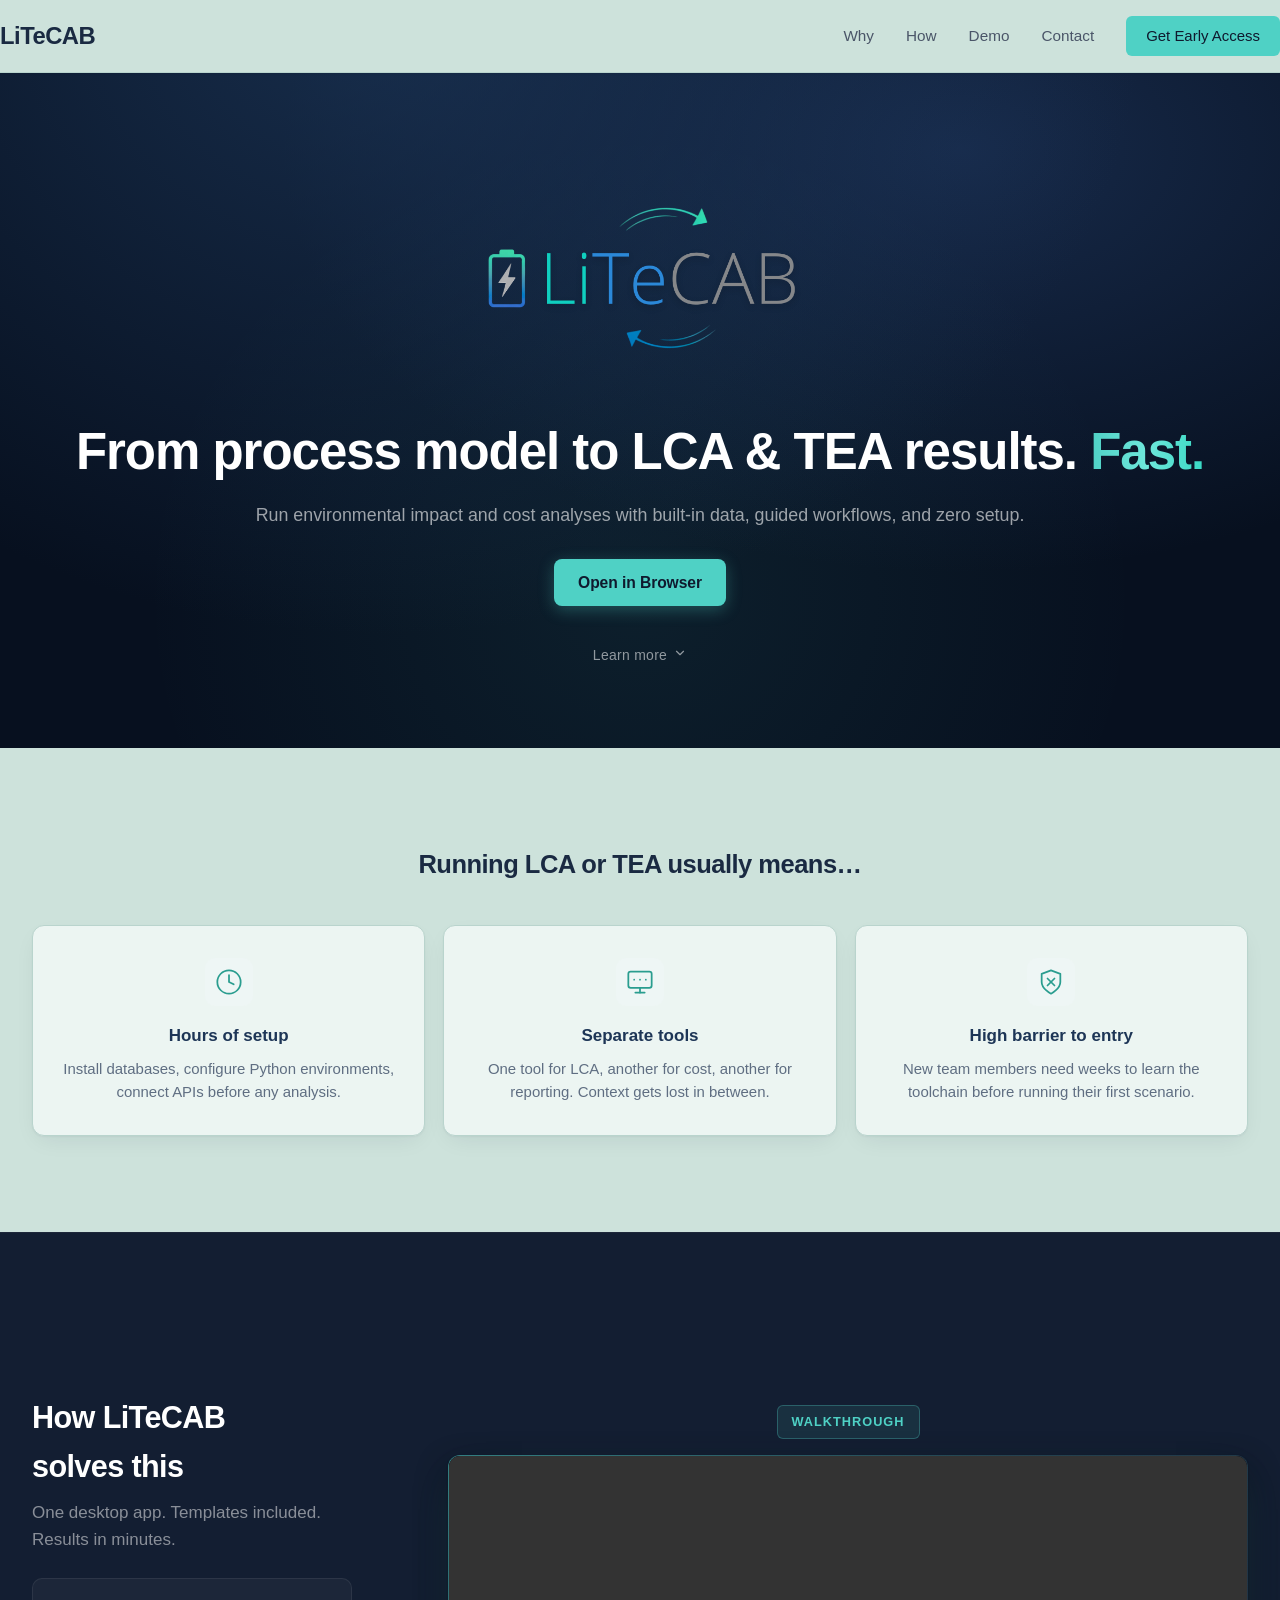
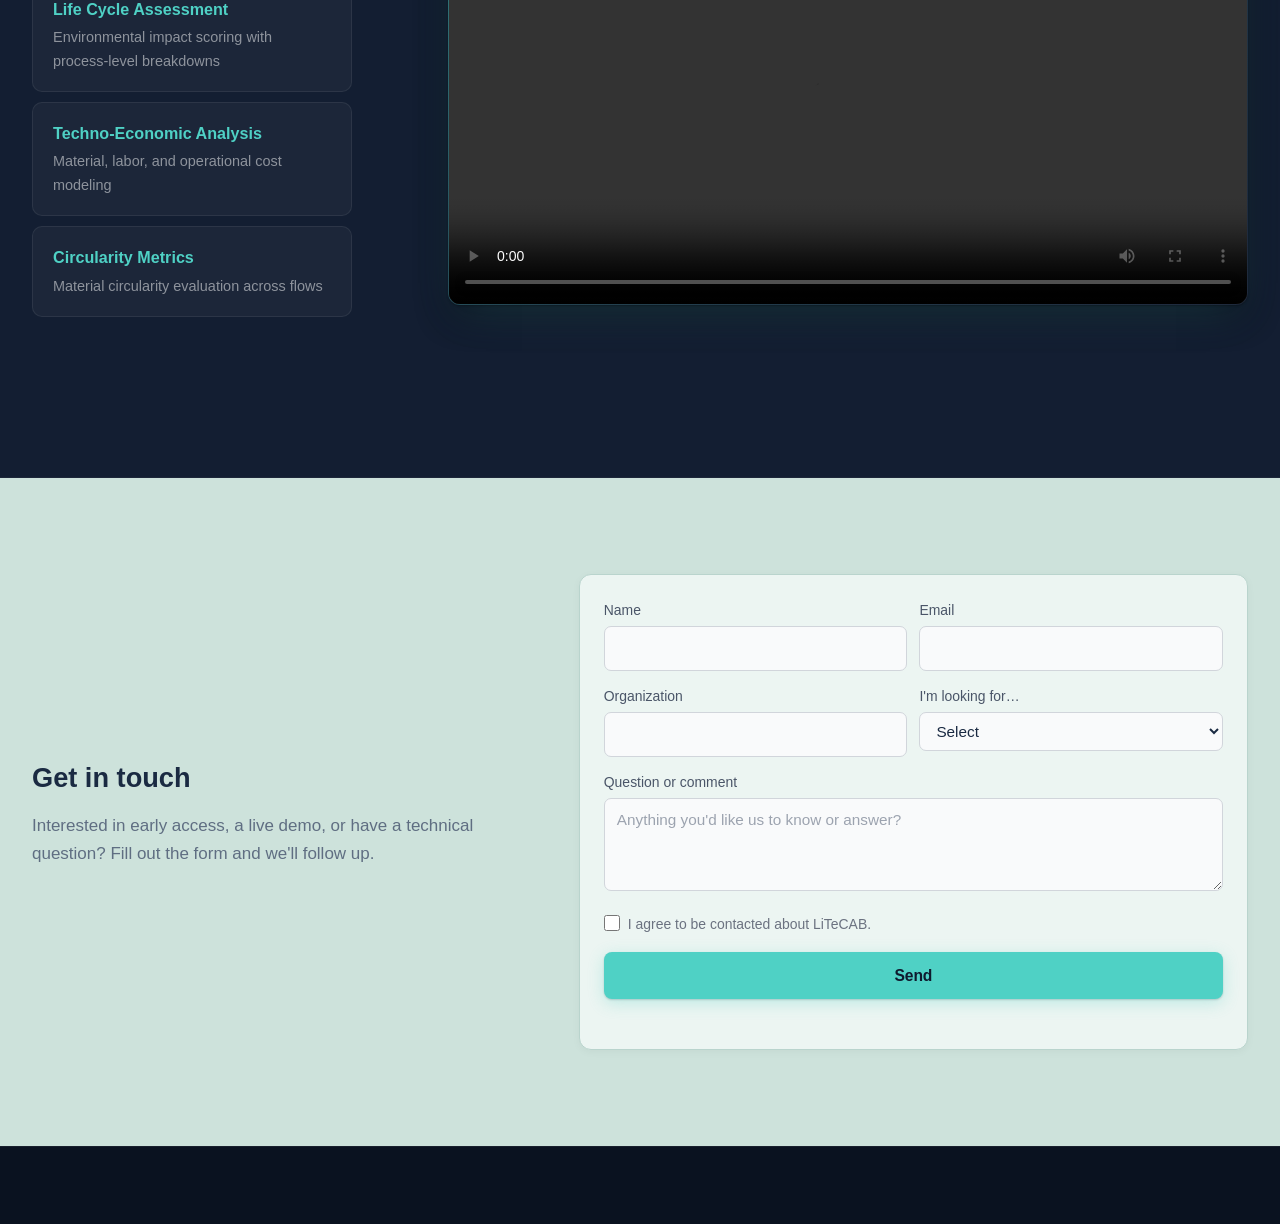
<file: index.html>
<!DOCTYPE html>
<html lang="en">
<head>
  <meta charset="UTF-8">
  <meta name="viewport" content="width=device-width, initial-scale=1.0">
  <title>LiTeCAB — LCA &amp; TEA for Process Engineering</title>
  <meta name="description" content="LiTeCAB Desktop — life cycle assessment and techno-economic analysis in one guided workflow. Currently featuring battery process templates.">
  <link rel="preconnect" href="https://fonts.googleapis.com">
  <link rel="preconnect" href="https://fonts.gstatic.com" crossorigin>
  <link href="https://api.fontshare.com/v2/css?f[]=satoshi@300,400,500,700,900&display=swap" rel="stylesheet">
  <link rel="stylesheet" href="styles.css">
</head>
<body>

  <div class="scroll-progress" id="scroll-progress" aria-hidden="true"></div>

  <!-- ═══ Navbar ═══ -->
  <nav class="navbar" id="top">
    <div class="container nav-inner">
      <a href="#top" class="nav-brand">LiTeCAB</a>
      <div class="nav-links">
        <a href="#problem">Why</a>
        <a href="#solution">How</a>
        <a href="./app/">Demo</a>
        <a href="#footer">Contact</a>
        <a href="#contact" class="nav-cta">Get Early Access</a>
      </div>
    </div>
  </nav>

  <main>

    <!-- ═══ Hero ═══ -->
    <section class="hero">
      <div class="container hero-inner">
        <img src="logo.png" alt="LiTeCAB" class="hero-logo">
        <h1>From process model to LCA &amp; TEA results. <em>Fast.</em></h1>
        <p class="hero-desc">
          Run environmental impact and cost analyses with built-in data,
          guided workflows, and zero setup.
        </p>
        <div class="hero-btns">
          <a href="./app/" class="btn btn-primary">Open in Browser</a>
        </div>
        <a href="#problem" class="hero-scroll-hint" aria-label="Scroll to learn more">
          Learn more
          <span class="chev" aria-hidden="true">
            <svg width="14" height="14" viewBox="0 0 24 24" fill="none" stroke="currentColor" stroke-width="2" stroke-linecap="round" stroke-linejoin="round"><polyline points="6 9 12 15 18 9"/></svg>
          </span>
        </a>
      </div>
    </section>

    <!-- ═══ Problem ═══ -->
    <section class="section section-light" id="problem">
      <div class="container">
        <h2 class="section-heading">Running LCA or TEA usually means&hellip;</h2>
        <div class="cards-row">
          <div class="card">
            <div class="card-icon"><svg width="28" height="28" viewBox="0 0 24 24" fill="none" stroke="currentColor" stroke-width="1.5" stroke-linecap="round" stroke-linejoin="round"><circle cx="12" cy="12" r="10"/><polyline points="12 6 12 12 16 14"/></svg></div>
            <h3>Hours of setup</h3>
            <p>Install databases, configure Python environments, connect APIs before any analysis.</p>
          </div>
          <div class="card">
            <div class="card-icon"><svg width="28" height="28" viewBox="0 0 24 24" fill="none" stroke="currentColor" stroke-width="1.5" stroke-linecap="round" stroke-linejoin="round"><rect x="2" y="3" width="20" height="14" rx="2"/><line x1="8" y1="21" x2="16" y2="21"/><line x1="12" y1="17" x2="12" y2="21"/><line x1="7" y1="10" x2="7" y2="10.01"/><line x1="12" y1="10" x2="12" y2="10.01"/><line x1="17" y1="10" x2="17" y2="10.01"/></svg></div>
            <h3>Separate tools</h3>
            <p>One tool for LCA, another for cost, another for reporting. Context gets lost in between.</p>
          </div>
          <div class="card">
            <div class="card-icon"><svg width="28" height="28" viewBox="0 0 24 24" fill="none" stroke="currentColor" stroke-width="1.5" stroke-linecap="round" stroke-linejoin="round"><path d="M12 22s8-4 8-10V5l-8-3-8 3v7c0 6 8 10 8 10z"/><line x1="9" y1="9" x2="15" y2="15"/><line x1="15" y1="9" x2="9" y2="15"/></svg></div>
            <h3>High barrier to entry</h3>
            <p>New team members need weeks to learn the toolchain before running their first scenario.</p>
          </div>
        </div>
      </div>
    </section>

    <!-- ═══ Solution + Walkthrough ═══ -->
    <section class="section section-alt" id="solution">
      <div class="container solution-grid">
        <div class="solution-left">
          <h2 class="section-heading">How LiTeCAB solves this</h2>
          <p class="section-lead">One desktop app. Templates included. Results in minutes.</p>
          <div class="features">
            <div class="feat">
              <strong>Life Cycle Assessment</strong>
              <span>Environmental impact scoring with process-level breakdowns</span>
            </div>
            <div class="feat">
              <strong>Techno-Economic Analysis</strong>
              <span>Material, labor, and operational cost modeling</span>
            </div>
            <div class="feat">
              <strong>Circularity Metrics</strong>
              <span>Material circularity evaluation across flows</span>
            </div>
          </div>
        </div>
        <div class="solution-right">
          <span class="video-badge-btn">Walkthrough</span>
          <div class="video-frame">
            <video controls preload="metadata">
              <source src="walkthrough.mp4" type="video/mp4">
              Your browser does not support the video tag.
            </video>
          </div>
        </div>
      </div>
    </section>

    <!-- ═══ CTA + Form ═══ -->
    <section class="section section-light" id="contact">
      <div class="container">
        <div class="cta-block">
          <div class="cta-text">
            <h2>Get in touch</h2>
            <p>
              Interested in early access, a live demo, or have a technical question?
              Fill out the form and we'll follow up.
            </p>
          </div>
          <form id="interest-form" class="cta-form" novalidate>
            <div class="f-row f-2col">
              <div class="f-group">
                <label for="name">Name</label>
                <input id="name" name="name" type="text" autocomplete="name" required>
              </div>
              <div class="f-group">
                <label for="email">Email</label>
                <input id="email" name="email" type="email" autocomplete="email" required>
              </div>
            </div>
            <div class="f-row f-2col">
              <div class="f-group">
                <label for="organization">Organization</label>
                <input id="organization" name="organization" type="text" autocomplete="organization">
              </div>
              <div class="f-group">
                <label for="next_step">I'm looking for&hellip;</label>
                <select id="next_step" name="next_step" required>
                  <option value="">Select</option>
                  <option value="early-access">Early access</option>
                  <option value="live-demo">A live demo</option>
                  <option value="technical-discussion">Technical discussion</option>
                  <option value="exploring">Just exploring</option>
                </select>
              </div>
            </div>
            <div class="f-group">
              <label for="inquiry">Question or comment</label>
              <textarea id="inquiry" name="inquiry" rows="3" placeholder="Anything you'd like us to know or answer?"></textarea>
            </div>
            <div class="f-check">
              <input id="consent" name="consent" type="checkbox" required>
              <label for="consent">I agree to be contacted about LiTeCAB.</label>
            </div>
            <button class="btn btn-primary btn-full" type="submit">Send</button>
            <p id="form-status" class="form-status" role="status" aria-live="polite"></p>
          </form>
        </div>
      </div>
    </section>

  </main>

  <footer class="site-footer" id="footer">
    <div class="container footer-row">
      <p class="footer-tagline">LiTeCAB &mdash; Life Cycle Assessment &amp; Techno-Economic Analysis</p>
      <p class="footer-questions">
        Questions? Contact <a href="mailto:fzhao@purdue.edu">fzhao@purdue.edu</a>
      </p>
      <div class="footer-funding">
        <span class="footer-funding-label">Supported by</span>
        <span class="footer-funding-name">ARPA-E CIRCULAR</span>
      </div>
    </div>
  </footer>

  <script src="script.js" defer></script>
</body>
</html>
</file>
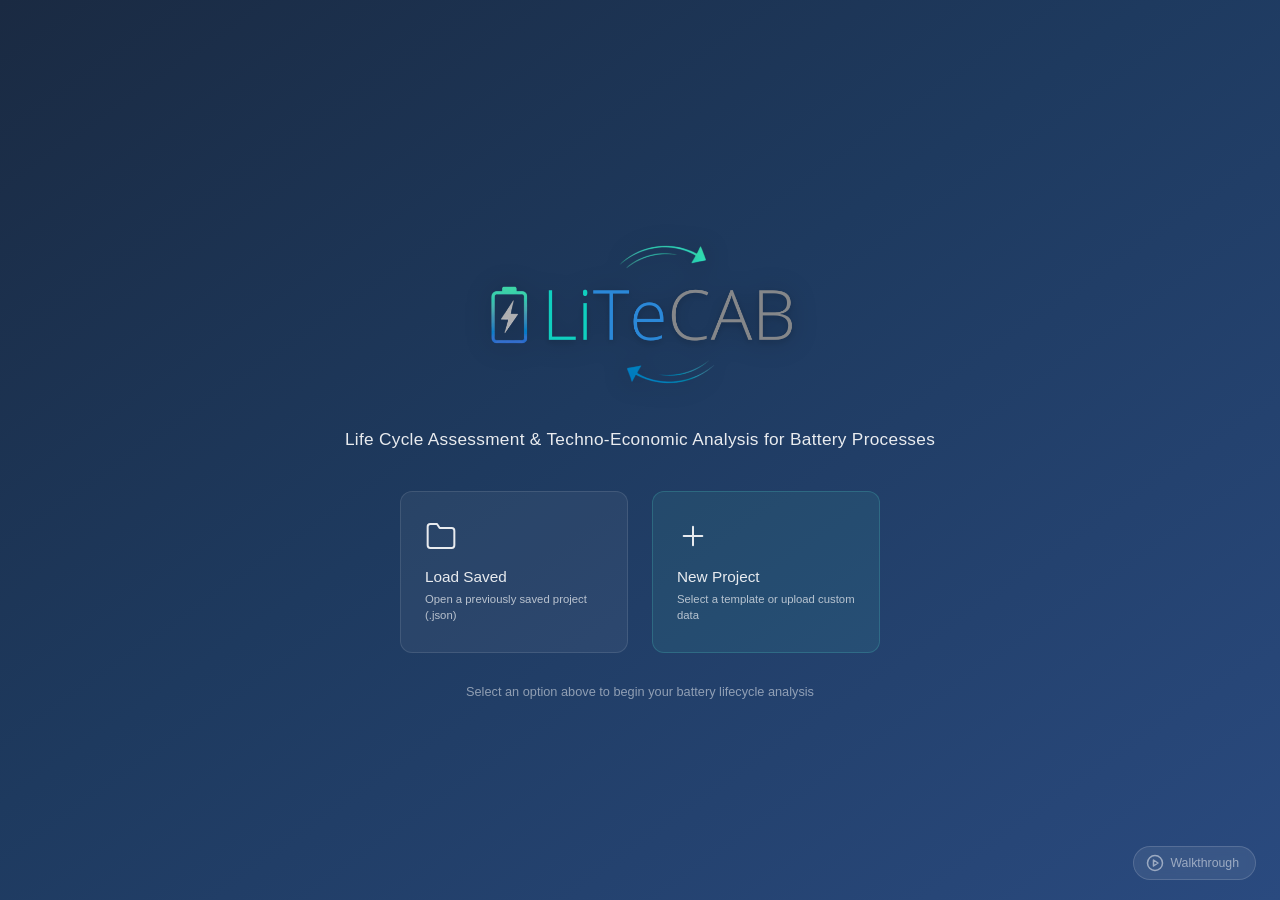
<file: app/index.html>
<!doctype html><html lang="en"><head><meta charset="utf-8"/><link rel="icon" href="/app/favicon.ico"/><meta name="viewport" content="width=device-width,initial-scale=1"/><meta name="theme-color" content="#000000"/><meta name="description" content="LiTeCAB Desktop - Battery LCA/TEA Analysis Tool"/><title>LiTeCAB Desktop</title><script defer="defer" src="/app/static/js/main.d6718c6d.js"></script><link href="/app/static/css/main.c504b05e.css" rel="stylesheet"></head><body><noscript>You need to enable JavaScript to run this app.</noscript><div id="root"></div></body></html>
</file>
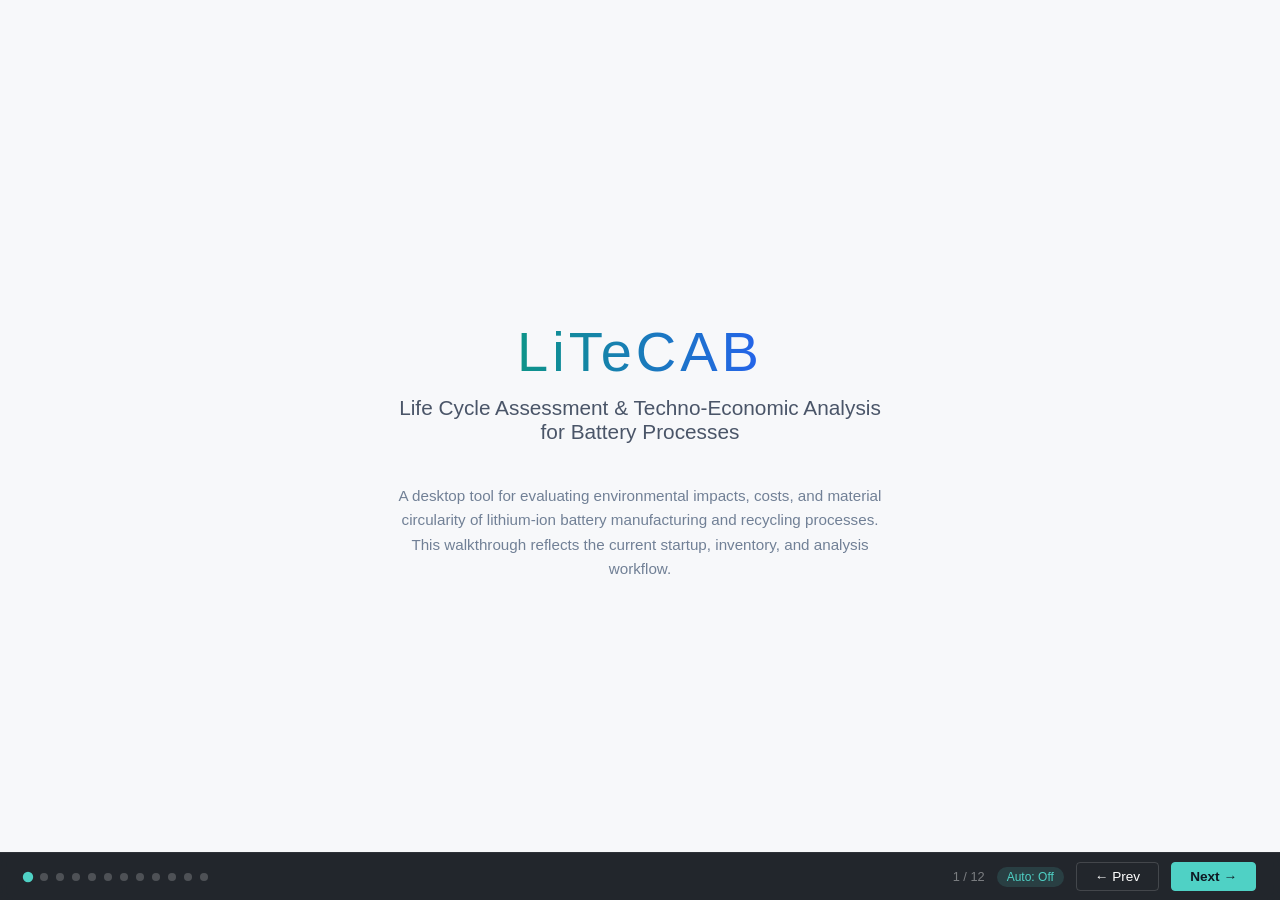
<file: app/walkthrough/walkthrough.html>
<!DOCTYPE html>
<html lang="en">
<head>
<meta charset="UTF-8">
<meta name="viewport" content="width=1280">
<title>LiTeCAB Desktop — Product Walkthrough</title>
<style>
  * { margin: 0; padding: 0; box-sizing: border-box; }

  body {
    font-family: 'Segoe UI', -apple-system, BlinkMacSystemFont, sans-serif;
    background: #0f1923;
    color: white;
    overflow: hidden;
    width: 100vw;
    height: 100vh;
  }

  /* ── Slide container ── */
  .slideshow {
    width: 100vw;
    height: 100vh;
    position: relative;
  }

  .slide {
    position: absolute;
    inset: 0;
    display: flex;
    opacity: 0;
    pointer-events: none;
    transition: opacity 0.8s ease;
  }

  .slide.active {
    opacity: 1;
    pointer-events: auto;
  }

  /* ── Title slide ── */
  .title-slide {
    flex-direction: column;
    align-items: center;
    justify-content: center;
    background: #f7f8fa;
    text-align: center;
  }

  .title-slide h1 {
    font-size: 3.5em;
    font-weight: 300;
    letter-spacing: 4px;
    margin-bottom: 12px;
    background: linear-gradient(90deg, #0d9488, #2563eb);
    -webkit-background-clip: text;
    background-clip: text;
    -webkit-text-fill-color: transparent;
  }

  .title-slide .subtitle {
    font-size: 1.3em;
    color: #4a5568;
    font-weight: 300;
    margin-bottom: 40px;
  }

  .title-slide .tagline {
    font-size: 0.95em;
    color: #718096;
    max-width: 500px;
    line-height: 1.6;
  }

  /* ── Content slides ── */
  .content-slide {
    flex-direction: row;
    background: #111b27;
  }

  .slide-image {
    flex: 1;
    display: flex;
    align-items: center;
    justify-content: center;
    padding: 30px;
    min-width: 0;
    order: 2;
  }

  .slide-image img {
    max-width: 100%;
    max-height: 85vh;
    border-radius: 8px;
    box-shadow: 0 8px 40px rgba(0,0,0,0.5);
    object-fit: contain;
  }

  .slide-caption {
    width: 320px;
    flex-shrink: 0;
    padding: 40px 30px;
    display: flex;
    flex-direction: column;
    justify-content: center;
    background: #f7f8fa;
    border-right: 1px solid #e2e5ea;
    order: 1;
  }

  .slide-step {
    font-size: 0.75em;
    text-transform: uppercase;
    letter-spacing: 2px;
    color: #0d9488;
    margin-bottom: 12px;
    font-weight: 600;
  }

  .slide-title {
    font-size: 1.5em;
    font-weight: 600;
    margin-bottom: 16px;
    line-height: 1.3;
    color: #1a202c;
  }

  .slide-desc {
    font-size: 0.9em;
    line-height: 1.7;
    color: #4a5568;
    font-weight: 400;
  }

  .slide-desc strong {
    color: #0d9488;
    font-weight: 600;
  }

  /* ── End slide ── */
  .end-slide {
    flex-direction: column;
    align-items: center;
    justify-content: center;
    background: #f7f8fa;
    text-align: center;
  }

  .end-slide h2 {
    font-size: 2.5em;
    font-weight: 300;
    color: #1a202c;
    margin-bottom: 16px;
  }

  .end-slide p {
    font-size: 1.1em;
    color: #718096;
    max-width: 450px;
    line-height: 1.6;
  }

  /* ── Navigation ── */
  .nav-bar {
    position: fixed;
    bottom: 0;
    left: 0;
    right: 0;
    height: 48px;
    background: rgba(10, 15, 22, 0.9);
    backdrop-filter: blur(8px);
    display: flex;
    align-items: center;
    justify-content: space-between;
    padding: 0 24px;
    z-index: 100;
    border-top: 1px solid rgba(255,255,255,0.06);
  }

  .nav-dots {
    display: flex;
    gap: 8px;
  }

  .nav-dot {
    width: 8px;
    height: 8px;
    border-radius: 50%;
    background: rgba(255,255,255,0.2);
    cursor: pointer;
    transition: all 0.3s;
  }

  .nav-dot.active {
    background: #4fd1c5;
    transform: scale(1.3);
  }

  .nav-dot:hover {
    background: rgba(255,255,255,0.5);
  }

  .nav-buttons {
    display: flex;
    gap: 12px;
    align-items: center;
  }

  .nav-btn {
    padding: 6px 18px;
    border: 1px solid rgba(255,255,255,0.15);
    background: transparent;
    color: white;
    border-radius: 4px;
    cursor: pointer;
    font-size: 0.85em;
    transition: all 0.2s;
  }

  .nav-btn:hover {
    background: rgba(255,255,255,0.1);
  }

  .nav-btn.primary {
    background: #4fd1c5;
    border-color: #4fd1c5;
    color: #0f1923;
    font-weight: 600;
  }

  .nav-btn.primary:hover {
    background: #38b2ac;
  }

  .nav-info {
    font-size: 0.8em;
    opacity: 0.4;
  }

  .auto-badge {
    font-size: 0.75em;
    padding: 3px 10px;
    border-radius: 12px;
    background: rgba(79, 209, 197, 0.15);
    color: #4fd1c5;
    cursor: pointer;
    border: none;
  }
</style>
</head>
<body>

<div class="slideshow" id="slideshow">

  <!-- Slide 0: Title -->
  <div class="slide title-slide active" data-index="0">
    <h1>LiTeCAB</h1>
    <div class="subtitle">Life Cycle Assessment &amp; Techno-Economic Analysis<br>for Battery Processes</div>
    <div class="tagline">A desktop tool for evaluating environmental impacts, costs, and material circularity of lithium-ion battery manufacturing and recycling processes. This walkthrough reflects the current startup, inventory, and analysis workflow.</div>
  </div>

  <!-- Slide 1: Startup -->
  <div class="slide content-slide" data-index="1">
    <div class="slide-image"><img src="screenshots/13_capture.png" alt="Startup Screen"></div>
    <div class="slide-caption">
      <div class="slide-step">Step 1</div>
      <div class="slide-title">Welcome Screen</div>
      <div class="slide-desc">
        Launch LiTeCAB to open the startup screen. Choose <strong>Load Saved</strong> to open an existing .json project, or <strong>New Project</strong> to start from templates or uploaded data. Use the <strong>Walkthrough</strong> button at bottom-right anytime for this guide.
      </div>
    </div>
  </div>

  <!-- Slide 2: Template Selection -->
  <div class="slide content-slide" data-index="2">
    <div class="slide-image"><img src="screenshots/15_capture.png" alt="Template Selection"></div>
    <div class="slide-caption">
      <div class="slide-step">Step 2</div>
      <div class="slide-title">Select a Template</div>
      <div class="slide-desc">
        Choose from built-in manufacturing and recycling templates. Scroll through categories, then use <strong>Download Blank Template</strong> or <strong>Upload Process Template</strong> for custom workflows. Built-in templates include pre-computed <strong>TRACI v2.1</strong> scores and cost fields.
      </div>
    </div>
  </div>

  <!-- Slide 3: Naming -->
  <div class="slide content-slide" data-index="3">
    <div class="slide-image"><img src="screenshots/16_capture.png" alt="Name Your Project"></div>
    <div class="slide-caption">
      <div class="slide-step">Step 3</div>
      <div class="slide-title">Create Project</div>
      <div class="slide-desc">
        Enter a project name and confirm chemistry/category when needed. Click <strong>Create Project</strong> to open the model. If a project name already exists, LiTeCAB prompts before overwrite.
      </div>
    </div>
  </div>

  <!-- Slide 4: Project Loaded -->
  <div class="slide content-slide" data-index="4">
    <div class="slide-image"><img src="screenshots/17_capture.png" alt="Project Loaded"></div>
    <div class="slide-caption">
      <div class="slide-step">Step 4</div>
      <div class="slide-title">Workspace Overview</div>
      <div class="slide-desc">
        The main workspace has a left process view and a right panel with <strong>Inventory</strong> and <strong>Analysis</strong> tabs. Select any node to inspect parameters, outputs, and inputs. Use the status bar to track project name, process count, chemistry, and save/analysis messages.
      </div>
    </div>
  </div>

  <!-- Slide 5: Process Selection -->
  <div class="slide content-slide" data-index="5">
    <div class="slide-image"><img src="screenshots/18_capture.png" alt="Selected Process Inventory"></div>
    <div class="slide-caption">
      <div class="slide-step">Step 5</div>
      <div class="slide-title">Select a Process to Edit</div>
      <div class="slide-desc">
        Click a process node in the diagram to focus its inventory. The right panel switches to process-specific inputs, and the bottom specs panel shows duration, temperature, equipment, and source information.
      </div>
    </div>
  </div>

  <!-- Slide 6: Editing -->
  <div class="slide content-slide" data-index="6">
    <div class="slide-image"><img src="screenshots/20_capture.png" alt="Lookup Input Configuration"></div>
    <div class="slide-caption">
      <div class="slide-step">Step 6</div>
      <div class="slide-title">Add Input from Ecoinvent Lookup</div>
      <div class="slide-desc">
        Use <strong>+ Add Input</strong>, search the lookup dataset, select an activity, then set quantity, unit, and cost before adding. The selected item includes attached TRACI data for LCA calculations.
      </div>
    </div>
  </div>

  <!-- Slide 7: Cost-Only Items -->
  <div class="slide content-slide" data-index="7">
    <div class="slide-image"><img src="screenshots/21_capture.png" alt="Cost-Only Item Panel"></div>
    <div class="slide-caption">
      <div class="slide-step">Step 7</div>
      <div class="slide-title">Add Cost-Only Items</div>
      <div class="slide-desc">
        Use <strong>+ Cost Only</strong> to add non-LCA items such as equipment, labor, and transport. These entries contribute to TEA while leaving LCA impacts unchanged.
      </div>
    </div>
  </div>

  <!-- Slide 8: LCA Results -->
  <div class="slide content-slide" data-index="8">
    <div class="slide-image"><img src="screenshots/23_capture.png" alt="LCA Results"></div>
    <div class="slide-caption">
      <div class="slide-step">Step 8</div>
      <div class="slide-title">Run LCA</div>
      <div class="slide-desc">
        In the Analysis tab, run <strong>Life Cycle Assessment (LCA)</strong> to compute TRACI v2.1 impacts. Expand categories to review process-level contribution breakdowns.
      </div>
    </div>
  </div>

  <!-- Slide 9: TEA Results -->
  <div class="slide content-slide" data-index="9">
    <div class="slide-image"><img src="screenshots/24_capture.png" alt="TEA Results"></div>
    <div class="slide-caption">
      <div class="slide-step">Step 9</div>
      <div class="slide-title">Run TEA</div>
      <div class="slide-desc">
        Run <strong>Techno-Economic Analysis (TEA)</strong> for total and per-process cost breakdowns. Edits in Inventory flow directly into TEA. Use the menu save action to <strong>Save As</strong> your current project state.
      </div>
    </div>
  </div>

  <!-- Slide 10: Circularity -->
  <div class="slide content-slide" data-index="10">
    <div class="slide-image"><img src="screenshots/25_capture.png" alt="Circularity Results"></div>
    <div class="slide-caption">
      <div class="slide-step">Step 10</div>
      <div class="slide-title">Circularity Metrics</div>
      <div class="slide-desc">
        Run <strong>Circularity</strong> to evaluate material circularity across key battery materials. Then export consolidated results to Excel for reporting and comparison across scenarios.
      </div>
    </div>
  </div>

  <!-- Slide 11: End -->
  <div class="slide end-slide" data-index="11">
    <h2>Ready to Get Started?</h2>
    <p>LiTeCAB Desktop is a standalone application — no internet, database, or Python installation required. Download, install, and start analyzing.</p>
  </div>

</div>

<!-- Navigation -->
<div class="nav-bar">
  <div class="nav-dots" id="navDots"></div>
  <div class="nav-buttons">
    <span class="nav-info" id="slideCounter">1 / 12</span>
    <button class="auto-badge" id="autoBtn" onclick="toggleAuto()">Auto: Off</button>
    <button class="nav-btn" onclick="prevSlide()">← Prev</button>
    <button class="nav-btn primary" onclick="nextSlide()">Next →</button>
  </div>
</div>

<script>
  const slides = document.querySelectorAll('.slide');
  const totalSlides = slides.length;
  let current = 0;
  let autoInterval = null;

  function showSlide(n) {
    current = ((n % totalSlides) + totalSlides) % totalSlides;
    slides.forEach((s, i) => s.classList.toggle('active', i === current));
    updateNav();
  }

  function nextSlide() { showSlide(current + 1); }
  function prevSlide() { showSlide(current - 1); }

  function updateNav() {
    document.getElementById('slideCounter').textContent = `${current + 1} / ${totalSlides}`;
    const dots = document.getElementById('navDots');
    dots.innerHTML = '';
    for (let i = 0; i < totalSlides; i++) {
      const dot = document.createElement('div');
      dot.className = 'nav-dot' + (i === current ? ' active' : '');
      dot.onclick = () => showSlide(i);
      dots.appendChild(dot);
    }
  }

  function toggleAuto() {
    const btn = document.getElementById('autoBtn');
    if (autoInterval) {
      clearInterval(autoInterval);
      autoInterval = null;
      btn.textContent = 'Auto: Off';
    } else {
      autoInterval = setInterval(nextSlide, 5000);
      btn.textContent = 'Auto: 5s';
    }
  }

  // Keyboard navigation
  document.addEventListener('keydown', (e) => {
    if (e.key === 'ArrowRight' || e.key === ' ') { e.preventDefault(); nextSlide(); }
    if (e.key === 'ArrowLeft') { e.preventDefault(); prevSlide(); }
    if (e.key === 'Home') showSlide(0);
    if (e.key === 'End') showSlide(totalSlides - 1);
  });

  updateNav();
</script>

</body>
</html>
</file>
<file: styles.css>
/* ── Reset ── */
*, *::before, *::after { box-sizing: border-box; margin: 0; padding: 0; }

/* ── Selection ── */
::selection { background: #4fd1c5; color: #0f1a2e; }

/* ── Scroll progress bar ── */
.scroll-progress {
  position: fixed;
  top: 0; left: 0; right: 0;
  height: 2px;
  z-index: 100;
  background: linear-gradient(90deg, #4fd1c5 0%, #6ee7db 50%, #38d9c4 100%);
  transform: scaleX(0);
  transform-origin: left;
  pointer-events: none;
  will-change: transform;
}

/* ── Reveal-on-scroll ── */
.reveal {
  opacity: 0;
  transform: translateY(16px);
  transition: opacity 0.7s ease, transform 0.7s ease;
  will-change: opacity, transform;
}
.reveal.is-visible {
  opacity: 1;
  transform: none;
}
@media (prefers-reduced-motion: reduce) {
  .reveal { opacity: 1; transform: none; transition: none; }
}

/* ── Base ── */
html { scroll-behavior: smooth; font-size: 17px; }

body {
  font-family: 'Satoshi', -apple-system, BlinkMacSystemFont, 'Segoe UI', sans-serif;
  color: #e8f0fe;
  background: #0f1a2e;
  line-height: 1.6;
  -webkit-font-smoothing: antialiased;
}

.container {
  width: 100%;
  max-width: 1400px;
  margin: 0 auto;
  padding: 0 32px;
}

/* ── Navbar ── */
.navbar {
  position: fixed; top: 0; left: 0; right: 0; z-index: 50;
  background: #cde2db; /* mint tint — same as section-light */
  border-bottom: 1px solid #b9d4cd;
  box-shadow: 0 1px 3px rgba(0,0,0,0.05);
  backdrop-filter: saturate(140%);
  transition: background 0.25s ease, box-shadow 0.25s ease, backdrop-filter 0.25s ease, border-color 0.25s ease;
}
.navbar.is-scrolled {
  background: rgba(205,226,219,0.82);
  backdrop-filter: saturate(160%) blur(12px);
  border-bottom-color: rgba(185,212,205,0.5);
  box-shadow: 0 4px 18px rgba(15,26,46,0.08);
}

.nav-inner {
  display: flex; align-items: center; justify-content: space-between;
  height: 72px;
  padding: 0;
  transition: height 0.25s ease;
}
.navbar.is-scrolled .nav-inner { height: 56px; }

.nav-brand {
  font-size: 1.4rem;
  font-weight: 700;
  color: #1a2a42;
  text-decoration: none;
  letter-spacing: -0.5px;
}

.nav-links { display: flex; align-items: center; gap: 32px; }

.nav-links a {
  position: relative;
  color: #4a5568;
  text-decoration: none;
  font-size: 0.9rem;
  font-weight: 500;
  transition: color 0.2s;
}
.nav-links a:not(.nav-cta)::after {
  content: "";
  position: absolute;
  left: 0; right: 0; bottom: -4px;
  height: 2px;
  background: #2a9d8f;
  border-radius: 2px;
  transform: scaleX(0);
  transform-origin: left;
  transition: transform 0.25s ease;
}
.nav-links a:not(.nav-cta):hover::after,
.nav-links a:not(.nav-cta).is-active::after { transform: scaleX(1); }
.nav-links a:hover,
.nav-links a.is-active { color: #1a2a42; }

.nav-cta {
  background: #4fd1c5 !important;
  color: #0f1a2e !important;
  padding: 8px 20px;
  border-radius: 6px;
  font-weight: 600;
  font-size: 0.88rem !important;
  transition: background 0.2s;
}
.nav-cta:hover { background: #38b2ac !important; }

/* ── Hero ── */
.hero {
  position: relative;
  overflow: hidden;
  padding: 160px 0 80px;
  text-align: center;
  background:
    radial-gradient(ellipse at 30% 0%, rgba(30,58,95,0.7) 0%, transparent 60%),
    radial-gradient(ellipse at 75% 20%, rgba(42,74,127,0.45) 0%, transparent 50%),
    radial-gradient(ellipse at 50% 80%, rgba(79,209,197,0.08) 0%, transparent 55%),
    #07101f;
}

.hero-inner { position: relative; z-index: 1; max-width: 100%; margin: 0 auto; }

.hero-logo {
  height: 240px;
  margin-bottom: 16px;
}

.hero h1 {
  font-size: clamp(2.4rem, 4vw, 3rem);
  font-weight: 700;
  line-height: 1.1;
  letter-spacing: -0.02em;
  text-wrap: balance;
  margin-bottom: 20px;
  color: #fff;
  white-space: nowrap;
}

.hero h1 em {
  font-style: normal;
  background: linear-gradient(90deg, #4fd1c5 0%, #6ee7db 50%, #38d9c4 100%);
  -webkit-background-clip: text;
          background-clip: text;
  -webkit-text-fill-color: transparent;
          color: transparent;
}

.hero-desc {
  font-size: 1.05rem;
  color: rgba(255,255,255,0.6);
  max-width: 900px;
  margin: 0 auto 28px;
  line-height: 1.7;
}

.hero-btns {
  display: flex; gap: 12px; justify-content: center;
  margin-bottom: 20px;
}

/* Scroll-down hint under the hero CTA */
.hero-scroll-hint {
  display: inline-flex;
  align-items: center;
  gap: 6px;
  margin-top: 18px;
  color: rgba(255,255,255,0.55);
  font-size: 0.82rem;
  letter-spacing: 0.3px;
  text-decoration: none;
  transition: color 0.2s, transform 0.2s;
}
.hero-scroll-hint:hover { color: #4fd1c5; }
.hero-scroll-hint .chev {
  display: inline-block;
  animation: hint-bounce 1.8s ease-in-out infinite;
}
@keyframes hint-bounce {
  0%, 100% { transform: translateY(0); }
  50%      { transform: translateY(4px); }
}


/* ── Buttons ── */
.btn {
  display: inline-flex; align-items: center; justify-content: center;
  padding: 11px 24px;
  border: none; border-radius: 8px;
  font: inherit; font-size: 0.92rem; font-weight: 600;
  letter-spacing: -0.005em;
  cursor: pointer; text-decoration: none;
  transition: transform 0.18s ease, background 0.2s ease, box-shadow 0.25s ease;
}
.btn:hover { transform: translateY(-1px); }
.btn:focus-visible {
  outline: none;
  box-shadow: 0 0 0 3px rgba(79,209,197,0.45);
}

.btn-primary {
  background: #4fd1c5;
  color: #0f1a2e;
  box-shadow:
    0 4px 16px rgba(79,209,197,0.30),
    0 1px 2px rgba(15,26,46,0.20);
}
.btn-primary:hover {
  background: #6ee7db;
  transform: translateY(-2px) scale(1.015);
  box-shadow:
    0 8px 28px rgba(79,209,197,0.45),
    0 2px 6px rgba(15,26,46,0.25);
}

.btn-outline {
  background: transparent;
  border: 1px solid rgba(255,255,255,0.2);
  color: rgba(255,255,255,0.8);
}
.btn-outline:hover {
  background: rgba(255,255,255,0.06);
  border-color: rgba(255,255,255,0.35);
}

.btn-full { width: 100%; }

/* ── Sections ── */
.section {
  padding: 72px 0;
}

.section-alt {
  background: rgba(255,255,255,0.02);
  border-top: 1px solid rgba(255,255,255,0.04);
  border-bottom: 1px solid rgba(255,255,255,0.04);
}

.section-heading {
  font-size: 1.8rem;
  font-weight: 700;
  letter-spacing: -0.02em;
  text-wrap: balance;
  text-align: center;
  margin-bottom: 8px;
  color: #fff;
}

.section-lead {
  text-align: center;
  color: rgba(255,255,255,0.5);
  font-size: 1rem;
  margin-bottom: 36px;
}

/* ── Light sections (Problem, CTA) ── */
.section-light {
  background: #cde2db !important; /* mint-tinted, clearly not pure white */
  color: #1a2a42;
  padding: 96px 0;
}

.section-light .section-heading {
  color: #1a2a42;
  font-size: 1.5rem;
  margin-bottom: 40px;
}

.section-light .cta-text h2 {
  color: #1a2a42 !important;
}

.section-light .cta-text p {
  color: #5f6e82 !important;
}

.section-light .cta-form {
  background: #ecf5f2;
  border: 1px solid #b9d4cd;
  box-shadow: 0 2px 8px rgba(0,0,0,0.04);
}

.section-light .f-group label {
  color: #4a5568;
}

.section-light .f-group input,
.section-light .f-group select,
.section-light .f-group textarea {
  background: #f9fafb;
  border: 1px solid #d1d5db;
  color: #1a2a42;
}

.section-light .f-group input::placeholder,
.section-light .f-group textarea::placeholder {
  color: #9ca3af;
}

.section-light .f-group select option {
  background: #fff;
  color: #1a2a42;
}

.section-light .f-check label {
  color: #6b7280;
}

.section-light .form-status {
  color: #6b7280;
}

/* ── Problem cards ── */
.cards-row {
  display: grid;
  grid-template-columns: repeat(3, 1fr);
  gap: 18px;
}

.card {
  background: #ecf5f2;
  border: 1px solid #b9d4cd;
  border-radius: 12px;
  padding: 32px 24px;
  text-align: center;
  box-shadow:
    0 1px 2px rgba(15,26,46,0.04),
    0 8px 24px -8px rgba(15,26,46,0.10);
  transition: transform 0.25s ease, box-shadow 0.25s ease, border-color 0.25s ease;
}
.card:hover {
  transform: translateY(-3px);
  border-color: #9ec7be;
  box-shadow:
    0 2px 4px rgba(15,26,46,0.06),
    0 16px 36px -10px rgba(15,26,46,0.18);
}

.card-icon {
  display: flex; align-items: center; justify-content: center;
  width: 48px; height: 48px;
  margin: 0 auto 16px;
  background: #eef6f5;
  border-radius: 10px;
  color: #2a9d8f;
  transition: background 0.25s ease, color 0.25s ease, transform 0.25s ease;
}
.card:hover .card-icon {
  background: #2a9d8f;
  color: #fff;
  transform: scale(1.06);
}

.card h3 {
  font-size: 1rem;
  font-weight: 600;
  margin-bottom: 8px;
  color: #1d3556;
}

.card p {
  font-size: 0.88rem;
  color: #5f6e82;
  line-height: 1.55;
}

/* ── Solution grid ── */
.solution-grid {
  display: grid !important;
  grid-template-columns: 1fr 2.5fr !important;
  gap: 96px;
  align-items: center;
  min-height: 700px;
}

.solution-left {
  display: block;
}

.solution-left .section-heading {
  text-align: left;
  margin-bottom: 8px;
}

.solution-left .section-lead {
  text-align: left;
  margin-bottom: 24px;
}

.solution-right {
  display: flex;
  flex-direction: column;
  align-items: center;
}

.video-badge-btn {
  display: inline-block;
  font-size: 0.75rem;
  font-weight: 600;
  text-transform: uppercase;
  letter-spacing: 1px;
  color: #4fd1c5;
  background: rgba(79,209,197,0.1);
  border: 1px solid rgba(79,209,197,0.3);
  padding: 6px 14px;
  border-radius: 6px;
  margin-bottom: 16px;
}

/* ── Features ── */
.features {
  display: grid;
  grid-template-columns: 1fr;
  gap: 10px;
}

.feat {
  display: flex; flex-direction: column;
  background: rgba(255,255,255,0.04);
  border: 1px solid rgba(255,255,255,0.07);
  border-radius: 10px;
  padding: 18px 20px;
}

.feat strong {
  font-size: 0.95rem;
  color: #4fd1c5;
  margin-bottom: 4px;
}

.feat span {
  font-size: 0.85rem;
  color: rgba(255,255,255,0.5);
}

/* ── Video ── */
.video-frame {
  position: relative;
  border-radius: 12px;
  overflow: hidden;
  border: 1.5px solid transparent;
  background:
    linear-gradient(#0a1220, #0a1220) padding-box,
    linear-gradient(135deg, rgba(79,209,197,0.55) 0%, rgba(110,231,219,0.18) 45%, rgba(255,255,255,0.05) 100%) border-box;
  box-shadow:
    0 1px 2px rgba(0,0,0,0.3),
    0 16px 40px -12px rgba(79,209,197,0.18),
    0 12px 32px rgba(0,0,0,0.4);
  width: 100%;
  aspect-ratio: 16 / 9;
}

.video-frame video {
  width: 100%;
  height: 100%;
  object-fit: contain;
  display: block;
  background: #0a1220;
}

/* ── CTA / Form ── */
.cta-block {
  display: grid;
  grid-template-columns: 1fr 1.3fr;
  gap: 32px;
  align-items: center;
}

.cta-text h2 {
  font-size: 1.6rem;
  font-weight: 700;
  margin-bottom: 12px;
  color: #fff;
}

.cta-text p {
  color: rgba(255,255,255,0.55);
  line-height: 1.65;
}

.cta-form {
  background: rgba(255,255,255,0.04);
  border: 1px solid rgba(255,255,255,0.07);
  border-radius: 12px;
  padding: 24px;
}

.f-group { margin-bottom: 14px; }

.f-group label {
  display: block;
  font-size: 0.82rem;
  font-weight: 500;
  color: rgba(255,255,255,0.6);
  margin-bottom: 5px;
}

.f-group input,
.f-group select,
.f-group textarea {
  width: 100%;
  padding: 9px 12px;
  background: rgba(255,255,255,0.06);
  border: 1px solid rgba(255,255,255,0.1);
  border-radius: 7px;
  color: #fff;
  font: inherit;
  font-size: 0.9rem;
  transition: border-color 0.15s;
}

.f-group input:focus,
.f-group select:focus,
.f-group textarea:focus {
  outline: none;
  border-color: rgba(79,209,197,0.5);
}

.f-group input::placeholder,
.f-group textarea::placeholder {
  color: rgba(255,255,255,0.25);
}

.f-group select option { background: #1e3050; color: #fff; }

.f-group textarea { resize: vertical; }

.f-row { display: grid; gap: 12px; }
.f-2col { grid-template-columns: 1fr 1fr; }

.f-check {
  display: flex; align-items: start; gap: 8px;
  margin-bottom: 16px;
}
.f-check input { width: 16px; height: 16px; margin-top: 2px; flex-shrink: 0; }
.f-check label { font-size: 0.82rem; color: rgba(255,255,255,0.45); }

.form-status {
  margin-top: 8px;
  min-height: 18px;
  font-size: 0.85rem;
  color: rgba(255,255,255,0.5);
}

/* ── Footer ── */
.site-footer {
  background: #0a1220;
  border-top: 1px solid rgba(255,255,255,0.06);
  padding: 22px 0;
}

.footer-row {
  display: flex;
  align-items: center;
  justify-content: space-between;
  gap: 24px;
  flex-wrap: wrap;
}

.footer-row > * {
  font-size: 0.78rem;
  margin: 0;
  flex: 1 1 auto;
}

.footer-tagline {
  color: rgba(255,255,255,0.45);
  text-align: left;
}

.footer-questions {
  color: rgba(255,255,255,0.7);
  text-align: center;
}
.footer-questions a {
  color: #4fd1c5;
  text-decoration: none;
  font-weight: 500;
}
.footer-questions a:hover { text-decoration: underline; }

.footer-funding {
  display: inline-flex;
  align-items: center;
  gap: 8px;
  padding: 5px 12px 5px 10px;
  background: rgba(79,209,197,0.06);
  border: 1px solid rgba(79,209,197,0.22);
  border-radius: 999px;
  flex: 0 0 auto;
  margin-left: auto;
}
.footer-funding-label {
  font-size: 0.65rem;
  font-weight: 600;
  text-transform: uppercase;
  letter-spacing: 0.16em;
  color: rgba(255,255,255,0.55);
}
.footer-funding-name {
  font-size: 0.78rem;
  font-weight: 700;
  color: #4fd1c5;
  letter-spacing: 0.05em;
}

/* ── Responsive ── */
@media (max-width: 1200px) {
  .container { max-width: 1000px; }
  .solution-grid { gap: 48px; }
}

@media (max-width: 768px) {
  .hero { padding: 130px 0 60px; }
  .hero-logo { height: 160px; }
  .hero h1 { font-size: 1.8rem; white-space: normal; }
  .cards-row { grid-template-columns: 1fr; }
  .solution-grid { grid-template-columns: 1fr !important; gap: 32px; min-height: auto; }
  .solution-left .section-heading,
  .solution-left .section-lead { text-align: center; }
  .solution-right { align-items: center; }
  .cta-block { grid-template-columns: 1fr; }
  .f-2col { grid-template-columns: 1fr; }
  .nav-links a:not(.nav-cta) { display: none; }
  .hero-btns { flex-direction: column; align-items: center; }
  .section-light { padding: 64px 0; }
  .footer-row { flex-direction: column; gap: 12px; text-align: center; }
  .footer-tagline, .footer-questions { text-align: center; }
  .footer-funding { margin-left: 0; }
}
</file>
<file: app/static/css/main.c504b05e.css>
:root{--color-primary:#1a73e8;--color-primary-hover:#1557b0;--color-primary-light:#e8f0fe;--color-primary-text:#fff;--color-success:#1e8e3e;--color-success-bg:#e6f4ea;--color-warning:#e37400;--color-warning-bg:#fef7e0;--color-error:#d93025;--color-error-bg:#fce8e6;--color-surface:#fff;--color-surface-alt:#f8f9fa;--color-surface-raised:#fff;--color-background:#f1f3f4;--color-text-primary:#1a1a2e;--color-text-secondary:#5f6368;--color-text-tertiary:#9aa0a6;--color-text-on-primary:#fff;--color-border:#dadce0;--color-border-light:#e8eaed;--color-border-focus:var(--color-primary);--shadow-sm:0 1px 2px #0000000f,0 1px 3px #0000001a;--shadow-md:0 2px 6px #00000014,0 4px 12px #0000000f;--shadow-lg:0 8px 24px #0000001f;--space-xs:4px;--space-sm:8px;--space-md:12px;--space-lg:16px;--space-xl:24px;--radius-sm:4px;--radius-md:6px;--radius-lg:8px;--radius-xl:12px;--font-family:"Segoe UI",-apple-system,BlinkMacSystemFont,Roboto,sans-serif;--font-size-xs:13px;--font-size-sm:14px;--font-size-md:14.5px;--font-size-base:15px;--font-size-lg:17px;--font-size-xl:21px;--transition-fast:0.12s ease;--transition-normal:0.2s ease;--toolbar-height:44px;--statusbar-height:28px;--panel-header-height:38px}*{box-sizing:border-box;margin:0;padding:0}body{-webkit-font-smoothing:antialiased;-moz-osx-font-smoothing:grayscale;background-color:#f1f3f4;background-color:var(--color-background);color:#1a1a2e;color:var(--color-text-primary);font-family:Segoe UI,-apple-system,BlinkMacSystemFont,Roboto,sans-serif;font-family:var(--font-family);font-size:15px;font-size:var(--font-size-base);line-height:1.4;overflow:hidden}#root,.app{display:flex;flex-direction:column;height:100vh}.app-toolbar{background:#fff;background:var(--color-surface);border-bottom:1px solid #dadce0;border-bottom:1px solid var(--color-border);gap:8px;gap:var(--space-sm);min-height:44px;min-height:var(--toolbar-height);padding:6px 12px;padding:6px var(--space-md)}.app-toolbar,.toolbar-group{align-items:center;display:flex}.toolbar-group{gap:4px;gap:var(--space-xs)}.toolbar-group+.toolbar-group{border-left:1px solid #e8eaed;border-left:1px solid var(--color-border-light);margin-left:8px;margin-left:var(--space-sm);padding-left:12px;padding-left:var(--space-md)}.toolbar-button{align-items:center;background:#fff;background:var(--color-surface);border:1px solid #dadce0;border:1px solid var(--color-border);border-radius:6px;border-radius:var(--radius-md);color:#1a1a2e;color:var(--color-text-primary);cursor:pointer;display:inline-flex;font-family:inherit;font-size:14px;font-size:var(--font-size-sm);font-weight:500;gap:6px;padding:6px 14px;transition:all .12s ease;transition:all var(--transition-fast);white-space:nowrap}.toolbar-button:hover{background:#f8f9fa;background:var(--color-surface-alt);border-color:#9aa0a6;border-color:var(--color-text-tertiary)}.toolbar-button:active{background:#e8eaed;background:var(--color-border-light);transform:scale(.97)}.toolbar-button:disabled{cursor:not-allowed;opacity:.5}.toolbar-button.primary{background:#1a73e8;background:var(--color-primary);border-color:#1a73e8;border-color:var(--color-primary);color:#fff;color:var(--color-text-on-primary);font-weight:600}.toolbar-button.primary:hover{background:#1557b0;background:var(--color-primary-hover)}.toolbar-button.primary:disabled{background:#9aa0a6;background:var(--color-text-tertiary);border-color:#9aa0a6;border-color:var(--color-text-tertiary)}.toolbar-icon{font-size:15px;line-height:1}.app-content{flex:1 1}.app-content,.left-panel{display:flex;overflow:hidden}.left-panel{background:#fff;background:var(--color-surface);border-right:1px solid #dadce0;border-right:1px solid var(--color-border);flex:0 0 65%;flex-direction:column;max-width:65%}.left-panel-toggle{align-items:center;background:#f8f9fa;background:var(--color-surface-alt);border-bottom:1px solid #dadce0;border-bottom:1px solid var(--color-border);display:flex;flex-shrink:0;gap:0;padding:4px 8px}.toggle-btn{background:none;border:1px solid #dadce0;border:1px solid var(--color-border);color:#5f6368;color:var(--color-text-secondary);cursor:pointer;font-family:inherit;font-size:12px;font-weight:500;padding:4px 14px;transition:all .12s ease}.toggle-btn:first-child{border-radius:4px 0 0 4px;border-right:none}.toggle-btn:last-child{border-radius:0 4px 4px 0}.toggle-btn.active{background:#1a73e8;background:var(--color-primary);border-color:#1a73e8;border-color:var(--color-primary);color:#fff}.toggle-btn:not(.active):hover{background:#e8eaed;background:var(--color-border-light)}.left-panel-diagram{background:#fafafa;flex:1 1;min-height:0;overflow:hidden}.left-panel-diagram .process-tree{height:100%;overflow-y:auto;padding:8px 0;width:100%}.left-panel-specs{background:#fff;background:var(--color-surface);border-top:1px solid #dadce0;border-top:1px solid var(--color-border);flex:0 0 auto;max-height:35%;overflow-y:auto;padding:0}.specs-header{align-items:center;background:#f8f9fa;background:var(--color-surface-alt);border-bottom:1px solid #dadce0;border-bottom:1px solid var(--color-border);display:flex;gap:8px;padding:8px 14px}.specs-process-name{color:#1a1a2e;color:var(--color-text-primary);font-size:14px;font-weight:600}.specs-body{padding:8px 14px}.left-panel-specs::-webkit-scrollbar{width:5px}.left-panel-specs::-webkit-scrollbar-track{background:#0000}.left-panel-specs::-webkit-scrollbar-thumb{background:#0000001f;border-radius:3px}.left-panel-specs::-webkit-scrollbar-thumb:hover{background:#00000040}.right-panel{background:#fff;background:var(--color-surface);display:flex;flex:0 0 35%;flex-direction:column;max-width:35%;overflow:hidden}.right-panel-tabs{align-items:center;background:#f8f9fa;background:var(--color-surface-alt);border-bottom:1px solid #dadce0;border-bottom:1px solid var(--color-border);display:flex;flex-shrink:0;height:40px;padding:0 8px;padding:0 var(--space-sm)}.right-panel-tab{align-items:center;background:none;border:none;border-bottom:2px solid #0000;color:#5f6368;color:var(--color-text-secondary);cursor:pointer;display:flex;font-family:inherit;font-size:14px;font-size:var(--font-size-sm);font-weight:500;height:100%;padding:8px 20px;transition:all .12s ease;transition:all var(--transition-fast)}.right-panel-tab:hover{background:#00000008;color:#1a1a2e;color:var(--color-text-primary)}.right-panel-tab.active{border-bottom-color:#1a73e8;border-bottom-color:var(--color-primary);color:#1a73e8;color:var(--color-primary);font-weight:600}.right-panel-tab-spacer{flex:1 1}.right-panel-action-btn{background:#1a73e8;background:var(--color-primary);border:none;border-radius:4px;border-radius:var(--radius-sm);color:#fff;color:var(--color-text-on-primary);cursor:pointer;font-family:inherit;font-size:14px;font-size:var(--font-size-sm);font-weight:600;margin-left:4px;margin-left:var(--space-xs);padding:5px 14px;transition:all .12s ease;transition:all var(--transition-fast)}.right-panel-action-btn:hover{background:#1557b0;background:var(--color-primary-hover)}.right-panel-action-btn:disabled{cursor:not-allowed;opacity:.5}.right-panel-action-btn.secondary{background:#fff;background:var(--color-surface);border:1px solid #dadce0;border:1px solid var(--color-border);color:#1a1a2e;color:var(--color-text-primary)}.right-panel-action-btn.secondary:hover{background:#f8f9fa;background:var(--color-surface-alt)}.right-panel-content{display:flex;flex:1 1;flex-direction:column;overflow:hidden}.right-panel-content .results-panel{flex:1 1;max-width:none;min-width:0;width:100%}.panel-header{align-items:center;background:#f8f9fa;background:var(--color-surface-alt);border-bottom:1px solid #e8eaed;border-bottom:1px solid var(--color-border-light);box-sizing:border-box;color:#1a1a2e;color:var(--color-text-primary);display:flex;font-size:14.5px;font-size:var(--font-size-md);font-weight:600;height:38px;height:var(--panel-header-height);justify-content:space-between;padding:8px 12px;padding:var(--space-sm) var(--space-md);-webkit-user-select:none;user-select:none}.panel-content{flex:1 1;overflow:auto;padding:12px;padding:var(--space-md)}.explorer-section-header{align-items:center;background:#f8f9fa;background:var(--color-surface-alt);border-bottom:1px solid #e8eaed;border-bottom:1px solid var(--color-border-light);color:#5f6368;color:var(--color-text-secondary);cursor:pointer;display:flex;font-size:14px;font-size:var(--font-size-sm);font-weight:600;letter-spacing:.3px;padding:8px 12px;-webkit-user-select:none;user-select:none}.explorer-section-header:hover{background:#e8eaed;background:var(--color-border-light)}.explorer-section-header .expand-icon{color:#9aa0a6;color:var(--color-text-tertiary);font-size:9px;margin-right:6px}.explorer-section-title{flex:1 1}.explorer-count{color:#9aa0a6;color:var(--color-text-tertiary);font-weight:400;margin-left:4px}.explorer-section-body{padding:2px 0}.explorer-empty{color:#9aa0a6;color:var(--color-text-tertiary);font-style:italic;padding:12px 16px}.explorer-empty,.explorer-group-header{font-size:14px;font-size:var(--font-size-sm)}.explorer-group-header{align-items:center;border-left:3px solid #0000;color:#1a1a2e;color:var(--color-text-primary);cursor:pointer;display:flex;font-weight:500;padding:5px 12px 5px 16px;-webkit-user-select:none;user-select:none}.explorer-group-header:hover{background:#f8f9fa;background:var(--color-surface-alt)}.explorer-group-header .expand-icon{color:#9aa0a6;color:var(--color-text-tertiary);font-size:8px;margin-right:6px}.explorer-group-name{flex:1 1}.explorer-group-count{color:#9aa0a6;color:var(--color-text-tertiary);font-size:13px;font-size:var(--font-size-xs);font-weight:400}.explorer-group-items{padding:0}.explorer-item{align-items:center;border-left:3px solid #0000;color:#5f6368;color:var(--color-text-secondary);cursor:pointer;display:flex;font-size:14px;font-size:var(--font-size-sm);gap:6px;padding:4px 12px 4px 32px;transition:background .12s ease;transition:background var(--transition-fast)}.explorer-item:hover{background:#f8f9fa;background:var(--color-surface-alt)}.explorer-item.selected{background:#e8f0fe;background:var(--color-primary-light);border-left-color:#1a73e8;border-left-color:var(--color-primary);color:#1a1a2e;color:var(--color-text-primary)}.explorer-item-id{color:#9aa0a6;color:var(--color-text-tertiary);font-size:13px;font-size:var(--font-size-xs);font-weight:500;min-width:36px}.explorer-item-name{flex:1 1;overflow:hidden;text-overflow:ellipsis;white-space:nowrap}.process-tree{width:100%}.tree-item{align-items:center;border-radius:4px;border-radius:var(--radius-sm);cursor:pointer;display:flex;font-size:14px;font-size:var(--font-size-sm);margin-bottom:2px;padding:6px 8px}.tree-item:hover{background:#f8f9fa;background:var(--color-surface-alt)}.tree-item.selected{background:#fff;background:var(--color-surface-raised);border-left:3px solid #1a73e8;border-left:3px solid var(--color-primary)}.tree-item.category{background:#f8f9fa;background:var(--color-surface-alt);color:#5f6368;color:var(--color-text-secondary);font-weight:600;margin-top:8px;margin-top:var(--space-sm)}.tree-item.process{margin-left:12px;margin-left:var(--space-md);position:relative}.tree-item.process:before{background:#9aa0a6;background:var(--color-text-tertiary);border-radius:50%;content:"";height:4px;left:-8px;position:absolute;top:50%;width:4px}.process-diagram{flex:1 1;min-width:600px;position:relative}.diagram-canvas{background:#f8f9fa;background:var(--color-surface-alt);border:1px solid #e8eaed;border:1px solid var(--color-border-light);height:100%;overflow:hidden;position:relative;width:100%}.process-node{align-items:center;background:#fff;background:var(--color-surface);border:2px solid #1a73e8;border:2px solid var(--color-primary);border-radius:6px;border-radius:var(--radius-md);box-shadow:0 1px 2px #0000000f,0 1px 3px #0000001a;box-shadow:var(--shadow-sm);cursor:pointer;display:flex;flex-direction:column;font-size:13px;font-size:var(--font-size-xs);height:80px;justify-content:center;padding:8px;padding:var(--space-sm);position:absolute;text-align:center;transition:all .12s ease;transition:all var(--transition-fast);width:120px}.process-node:hover{box-shadow:0 2px 6px #00000014,0 4px 12px #0000000f;box-shadow:var(--shadow-md);transform:translateY(-1px)}.process-node.selected{background:#fce8e6;background:var(--color-error-bg);border-color:#d93025;border-color:var(--color-error)}.process-node.preparation{border-color:#1e8e3e;border-color:var(--color-success)}.process-node.disassembly{border-color:#e37400;border-color:var(--color-warning)}.process-node.chemical-processing{border-color:#1a73e8;border-color:var(--color-primary)}.process-node.thermal-processing{border-color:#d93025;border-color:var(--color-error)}.node-title{font-weight:600;line-height:1.1;margin-bottom:4px;margin-bottom:var(--space-xs)}.node-details{color:#9aa0a6;color:var(--color-text-tertiary);font-size:13px;font-size:var(--font-size-xs);line-height:1.1}.connection-line{background:#9aa0a6;background:var(--color-text-tertiary);height:2px;pointer-events:none;position:absolute;transform-origin:left center;z-index:1}.connection-arrow{border-bottom:3px solid #0000;border-left:6px solid #9aa0a6;border-left:6px solid var(--color-text-tertiary);border-top:3px solid #0000;height:0;position:absolute;width:0;z-index:2}.results-panel{min-width:280px;width:320px}.results-tabs{background:var(--color-surface-alt);border-bottom:1px solid #e8eaed;border-bottom:1px solid var(--color-border-light)}.tab-button{background:none;border:none;border-bottom:2px solid #0000;cursor:pointer;flex:1 1;font-size:14px;font-size:var(--font-size-sm);font-weight:500;padding:8px 12px;padding:var(--space-sm) var(--space-md);transition:all .12s ease;transition:all var(--transition-fast)}.tab-button.active{background:#fff;background:var(--color-surface);border-bottom-color:#1a73e8;border-bottom-color:var(--color-primary);color:#1a73e8;color:var(--color-primary)}.tab-content{padding:12px;padding:var(--space-md)}.result-section{margin-bottom:16px;margin-bottom:var(--space-lg)}.result-section h4{color:#1a1a2e;color:var(--color-text-primary);font-size:14.5px;font-size:var(--font-size-md);margin-bottom:var(--space-sm)}.result-item{align-items:center;border-bottom:1px solid #e8eaed;border-bottom:1px solid var(--color-border-light);font-size:14px;font-size:var(--font-size-sm);padding:8px 0;padding:var(--space-sm) 0}.result-label{color:#9aa0a6;color:var(--color-text-tertiary)}.result-value{color:#1a1a2e;color:var(--color-text-primary)}.result-value.positive{color:#1e8e3e;color:var(--color-success)}.result-value.negative{color:#d93025;color:var(--color-error)}.status-bar{align-items:center;background:#f8f9fa;background:var(--color-surface-alt);border-top:1px solid #dadce0;border-top:1px solid var(--color-border);color:#5f6368;color:var(--color-text-secondary);display:flex;font-size:13px;font-size:var(--font-size-xs);justify-content:space-between;min-height:28px;min-height:var(--statusbar-height);padding:3px 12px;padding:3px var(--space-md);-webkit-user-select:none;user-select:none}.status-left,.status-right{align-items:center;display:flex;gap:12px;gap:var(--space-md)}.resolution-status-indicator{border-radius:4px;border-radius:var(--radius-sm);cursor:pointer;font-weight:500;padding:2px 8px;padding:2px var(--space-sm);transition:all .12s ease;transition:all var(--transition-fast)}.resolution-status-indicator.resolved{background:#e6f4ea;background:var(--color-success-bg);border:1px solid #1e8e3e;border:1px solid var(--color-success);color:#1e8e3e;color:var(--color-success)}.resolution-status-indicator.resolved:hover{background:#1e8e3e;background:var(--color-success)}.resolution-status-indicator.unresolved{background:#fce8e6;background:var(--color-error-bg);border:1px solid #d93025;border:1px solid var(--color-error);color:#d93025;color:var(--color-error)}.resolution-status-indicator.unresolved:hover{background:#d93025;background:var(--color-error)}.btn{align-items:center;background:#1a73e8;background:var(--color-primary);border:none;border-radius:6px;border-radius:var(--radius-md);color:#fff;color:var(--color-text-on-primary);cursor:pointer;display:inline-flex;font-family:inherit;font-size:14.5px;font-size:var(--font-size-md);font-weight:500;gap:6px;padding:8px 16px;padding:var(--space-sm) var(--space-lg);transition:all .12s ease;transition:all var(--transition-fast)}.btn:hover{background:#1557b0;background:var(--color-primary-hover);box-shadow:0 1px 2px #0000000f,0 1px 3px #0000001a;box-shadow:var(--shadow-sm)}.btn:active{transform:scale(.97)}.btn:disabled{background:#9aa0a6;background:var(--color-text-tertiary);box-shadow:none;cursor:not-allowed}.btn.secondary{background:#f8f9fa;background:var(--color-surface-alt);border:1px solid #dadce0;border:1px solid var(--color-border);color:#1a1a2e;color:var(--color-text-primary)}.btn.secondary:hover{background:#e8eaed;background:var(--color-border-light)}.btn.success{background:#1e8e3e;background:var(--color-success)}.btn.success:hover{background:#137333}.form-group{margin-bottom:var(--space-lg)}.form-label{color:#1a1a2e;color:var(--color-text-primary);display:block;font-weight:500;margin-bottom:8px;margin-bottom:var(--space-sm)}.form-input,.form-label{font-size:14px;font-size:var(--font-size-sm)}.form-input{border:1px solid #dadce0;border:1px solid var(--color-border);border-radius:6px;border-radius:var(--radius-md);padding:8px 12px;padding:var(--space-sm) var(--space-md);width:100%}.form-input:focus{border-color:#1a73e8;border-color:var(--color-primary);box-shadow:0 0 0 2px #0078d433;outline:none}.text-center{text-align:center}.text-right{text-align:right}.mt-1{margin-top:4px;margin-top:var(--space-xs)}.mt-2{margin-top:8px;margin-top:var(--space-sm)}.mt-3{margin-top:12px;margin-top:var(--space-md)}.mb-1{margin-bottom:4px;margin-bottom:var(--space-xs)}.mb-2{margin-bottom:8px;margin-bottom:var(--space-sm)}.mb-3{margin-bottom:12px;margin-bottom:var(--space-md)}.loading{align-items:center;color:#9aa0a6;color:var(--color-text-tertiary);display:flex;font-size:14.5px;font-size:var(--font-size-md);justify-content:center;padding:16px;padding:var(--space-lg)}.spinner{animation:spin .8s linear infinite;border:2px solid #e8eaed;border-top:2px solid #1a73e8;border:2px solid var(--color-border-light);border-radius:50%;border-top-color:var(--color-primary);flex-shrink:0;height:16px;margin-right:8px;margin-right:var(--space-sm);width:16px}.spinner-lg{border-width:3px;height:28px;width:28px}.empty-state{align-items:center;color:#9aa0a6;color:var(--color-text-tertiary);display:flex;flex-direction:column;gap:12px;gap:var(--space-md);height:100%;justify-content:center;padding:24px 16px;padding:var(--space-xl) var(--space-lg);text-align:center}.empty-state-icon{font-size:36px;opacity:.5}.empty-state-title{color:#5f6368;color:var(--color-text-secondary);font-size:15px;font-size:var(--font-size-base);font-weight:600}.empty-state-text{font-size:14px;font-size:var(--font-size-sm);line-height:1.5;max-width:280px}.empty-state-action{margin-top:8px;margin-top:var(--space-sm)}@keyframes spin{0%{transform:rotate(0deg)}to{transform:rotate(1turn)}}.react-flow{direction:ltr}.react-flow__container{height:100%;left:0;position:absolute;top:0;width:100%}.react-flow__pane{cursor:grab;z-index:1}.react-flow__pane.selection{cursor:pointer}.react-flow__pane.dragging{cursor:grabbing}.react-flow__viewport{pointer-events:none;transform-origin:0 0;z-index:2}.react-flow__renderer{z-index:4}.react-flow__selection{z-index:6}.react-flow__nodesselection-rect:focus,.react-flow__nodesselection-rect:focus-visible{outline:none}.react-flow .react-flow__edges{overflow:visible;pointer-events:none}.react-flow__connection-path,.react-flow__edge-path{stroke:#b1b1b7;stroke-width:1;fill:none}.react-flow__edge{cursor:pointer;pointer-events:visibleStroke}.react-flow__edge.animated path{stroke-dasharray:5;animation:dashdraw .5s linear infinite}.react-flow__edge.animated path.react-flow__edge-interaction{stroke-dasharray:none;animation:none}.react-flow__edge.inactive{pointer-events:none}.react-flow__edge.selected,.react-flow__edge:focus,.react-flow__edge:focus-visible{outline:none}.react-flow__edge.selected .react-flow__edge-path,.react-flow__edge:focus .react-flow__edge-path,.react-flow__edge:focus-visible .react-flow__edge-path{stroke:#555}.react-flow__edge-textwrapper{pointer-events:all}.react-flow__edge-textbg{fill:#fff}.react-flow__edge .react-flow__edge-text{pointer-events:none;-webkit-user-select:none;user-select:none}.react-flow__connection{pointer-events:none}.react-flow__connection .animated{stroke-dasharray:5;animation:dashdraw .5s linear infinite}.react-flow__connectionline{z-index:1001}.react-flow__nodes{pointer-events:none;transform-origin:0 0}.react-flow__node{box-sizing:border-box;cursor:grab;pointer-events:all;position:absolute;transform-origin:0 0;-webkit-user-select:none;user-select:none}.react-flow__node.dragging{cursor:grabbing}.react-flow__nodesselection{pointer-events:none;transform-origin:left top;z-index:3}.react-flow__nodesselection-rect{cursor:grab;pointer-events:all;position:absolute}.react-flow__handle{background:#1a192b;border:1px solid #fff;border-radius:100%;height:6px;min-height:5px;min-width:5px;pointer-events:none;position:absolute;width:6px}.react-flow__handle.connectionindicator{cursor:crosshair;pointer-events:all}.react-flow__handle-bottom{bottom:-4px;left:50%;top:auto;transform:translate(-50%)}.react-flow__handle-top{left:50%;top:-4px;transform:translate(-50%)}.react-flow__handle-left{left:-4px;top:50%;transform:translateY(-50%)}.react-flow__handle-right{right:-4px;top:50%;transform:translateY(-50%)}.react-flow__edgeupdater{cursor:move;pointer-events:all}.react-flow__panel{margin:15px;position:absolute;z-index:5}.react-flow__panel.top{top:0}.react-flow__panel.bottom{bottom:0}.react-flow__panel.left{left:0}.react-flow__panel.right{right:0}.react-flow__panel.center{left:50%;transform:translateX(-50%)}.react-flow__attribution{background:#ffffff80;font-size:10px;margin:0;padding:2px 3px}.react-flow__attribution a{color:#999;text-decoration:none}@keyframes dashdraw{0%{stroke-dashoffset:10}}.react-flow__edgelabel-renderer{height:100%;pointer-events:none;position:absolute;-webkit-user-select:none;user-select:none;width:100%}.react-flow__edge.updating .react-flow__edge-path{stroke:#777}.react-flow__edge-text{font-size:10px}.react-flow__node.selectable:focus,.react-flow__node.selectable:focus-visible{outline:none}.react-flow__node-default,.react-flow__node-group,.react-flow__node-input,.react-flow__node-output{background-color:#fff;border:1px solid #1a192b;border-radius:3px;color:#222;font-size:12px;padding:10px;text-align:center;width:150px}.react-flow__node-default.selectable:hover,.react-flow__node-group.selectable:hover,.react-flow__node-input.selectable:hover,.react-flow__node-output.selectable:hover{box-shadow:0 1px 4px 1px #00000014}.react-flow__node-default.selectable.selected,.react-flow__node-default.selectable:focus,.react-flow__node-default.selectable:focus-visible,.react-flow__node-group.selectable.selected,.react-flow__node-group.selectable:focus,.react-flow__node-group.selectable:focus-visible,.react-flow__node-input.selectable.selected,.react-flow__node-input.selectable:focus,.react-flow__node-input.selectable:focus-visible,.react-flow__node-output.selectable.selected,.react-flow__node-output.selectable:focus,.react-flow__node-output.selectable:focus-visible{box-shadow:0 0 0 .5px #1a192b}.react-flow__node-group{background-color:#f0f0f040}.react-flow__nodesselection-rect,.react-flow__selection{background:#0059dc14;border:1px dotted #0059dccc}.react-flow__nodesselection-rect:focus,.react-flow__nodesselection-rect:focus-visible,.react-flow__selection:focus,.react-flow__selection:focus-visible{outline:none}.react-flow__controls{box-shadow:0 0 2px 1px #00000014}.react-flow__controls-button{align-items:center;background:#fefefe;border:none;border-bottom:1px solid #eee;box-sizing:initial;cursor:pointer;display:flex;height:16px;justify-content:center;padding:5px;-webkit-user-select:none;user-select:none;width:16px}.react-flow__controls-button:hover{background:#f4f4f4}.react-flow__controls-button svg{max-height:12px;max-width:12px;width:100%}.react-flow__controls-button:disabled{pointer-events:none}.react-flow__controls-button:disabled svg{fill-opacity:.4}.react-flow__minimap{background-color:#fff}.react-flow__minimap svg{display:block}.react-flow__resize-control{position:absolute}.react-flow__resize-control.left,.react-flow__resize-control.right{cursor:ew-resize}.react-flow__resize-control.bottom,.react-flow__resize-control.top{cursor:ns-resize}.react-flow__resize-control.bottom.right,.react-flow__resize-control.top.left{cursor:nwse-resize}.react-flow__resize-control.bottom.left,.react-flow__resize-control.top.right{cursor:nesw-resize}.react-flow__resize-control.handle{background-color:#3367d9;border:1px solid #fff;border-radius:1px;height:4px;transform:translate(-50%,-50%);width:4px}.react-flow__resize-control.handle.left{left:0;top:50%}.react-flow__resize-control.handle.right{left:100%;top:50%}.react-flow__resize-control.handle.top{left:50%;top:0}.react-flow__resize-control.handle.bottom{left:50%;top:100%}.react-flow__resize-control.handle.bottom.left,.react-flow__resize-control.handle.top.left{left:0}.react-flow__resize-control.handle.bottom.right,.react-flow__resize-control.handle.top.right{left:100%}.react-flow__resize-control.line{border:0 solid #3367d9}.react-flow__resize-control.line.left,.react-flow__resize-control.line.right{height:100%;top:0;transform:translate(-50%);width:1px}.react-flow__resize-control.line.left{border-left-width:1px;left:0}.react-flow__resize-control.line.right{border-right-width:1px;left:100%}.react-flow__resize-control.line.bottom,.react-flow__resize-control.line.top{height:1px;left:0;transform:translateY(-50%);width:100%}.react-flow__resize-control.line.top{border-top-width:1px;top:0}.react-flow__resize-control.line.bottom{border-bottom-width:1px;top:100%}.modal-portal{height:0;left:0;position:fixed;top:0;width:0;z-index:10000}.modal-overlay{align-items:center;animation:modalFadeIn .15s ease-out;background:#00000080;bottom:0;display:flex;justify-content:center;left:0;position:fixed;right:0;top:0;z-index:10001}@keyframes modalFadeIn{0%{opacity:0}to{opacity:1}}@keyframes modalSlideIn{0%{opacity:0;transform:translateY(-12px) scale(.97)}to{opacity:1;transform:translateY(0) scale(1)}}.modal-dialog{animation:modalSlideIn .2s ease-out;background:#fff;background:var(--color-surface,#fff);border-radius:10px;box-shadow:0 8px 32px #0003,0 2px 8px #0000001a;max-width:460px;overflow:hidden;width:90%}.modal-header{align-items:center;display:flex;gap:12px;padding:20px 24px 0}.modal-title{color:#1a1a2e;color:var(--color-text-primary,#1a1a2e);font-size:17px;font-weight:600;margin:0}.modal-icon{align-items:center;border-radius:50%;display:flex;flex-shrink:0;font-size:15px;font-weight:700;height:32px;justify-content:center;width:32px}.modal-icon-info{background:#e8f0fe;color:#1a73e8}.modal-icon-success{background:#e6f4ea;color:#1e8e3e}.modal-icon-warning{background:#fef7e0;color:#e37400}.modal-icon-error{background:#fce8e6;color:#d93025}.modal-body{padding:16px 24px}.modal-message{color:#5f6368;color:var(--color-text-secondary,#5f6368);font-size:14.5px;line-height:1.6;margin:0;white-space:pre-wrap;word-break:break-word}.modal-input{background:#fff;background:var(--color-surface,#fff);border:1.5px solid #dadce0;border:1.5px solid var(--color-border,#dadce0);border-radius:6px;box-sizing:border-box;color:#1a1a2e;color:var(--color-text-primary,#1a1a2e);font-family:inherit;font-size:14px;margin-top:12px;padding:10px 14px;transition:border-color .2s,box-shadow .2s;width:100%}.modal-input:focus{border-color:#1a73e8;border-color:var(--color-primary,#1a73e8);box-shadow:0 0 0 3px #1a73e826;outline:none}.modal-footer{display:flex;gap:8px;justify-content:flex-end;padding:12px 24px 20px}.modal-btn{border:1.5px solid #dadce0;border:1.5px solid var(--color-border,#dadce0);border-radius:6px;cursor:pointer;font-family:inherit;font-size:14px;font-weight:500;min-width:72px;padding:8px 20px;text-align:center;transition:background .15s,box-shadow .15s,transform .1s}.modal-btn:active{transform:scale(.97)}.modal-btn:disabled{cursor:not-allowed;opacity:.5}.modal-btn-primary{background:#1a73e8!important;border-color:#1a73e8!important;color:#fff!important}.modal-btn-primary:hover:not(:disabled){background:#1557b0!important;box-shadow:0 1px 3px #00000026}.modal-btn-secondary{background:#f1f3f4!important;border-color:#dadce0!important;color:#1a1a2e!important}.modal-btn-secondary:hover:not(:disabled){background:#dadce0!important}.lci-inputs-container{background:#f9f9f9;border-radius:4px;margin-top:16px;padding:16px;width:100%}.lci-inputs-header{align-items:center;display:flex;justify-content:space-between;margin-bottom:16px}.lci-inputs-header h3{color:#333;font-size:16px;font-weight:600;margin:0}.btn-add-input{background:#007bff;border:none;border-radius:4px;color:#fff;cursor:pointer;font-size:14px;padding:6px 12px;transition:background .2s}.btn-add-input:hover:not(:disabled){background:#0056b3}.btn-add-input:disabled{background:#ccc;cursor:not-allowed}.resolution-progress{background:#fff3cd;border:1px solid #ffc107;border-radius:4px;color:#856404;font-weight:500;margin-bottom:12px;padding:12px;text-align:center}.lci-inputs-table{background:#fff;border:1px solid #ddd;border-collapse:collapse;font-size:14px;width:100%}.lci-inputs-table thead{background:#f5f5f5;font-weight:600}.lci-inputs-table td,.lci-inputs-table th{border-bottom:1px solid #ddd;padding:10px;text-align:left}.lci-inputs-table th{color:#555;font-weight:600}.no-inputs{color:#999;font-style:italic;padding:40px!important;text-align:center}.cell-type{color:#666;font-weight:500;width:80px}.cell-name{font-weight:500;width:150px}.cell-quantity{width:100px}.quantity-value{border-radius:3px;cursor:pointer;padding:4px 8px;transition:background .2s}.quantity-value:hover{background:#f0f0f0}.quantity-input{border:1px solid #007bff;border-radius:3px;font-size:14px;padding:4px 8px;width:80px}.cell-unit{color:#666;width:100px}.cell-activity{max-width:300px}.activity-info{font-size:13px}.activity-name{color:#333;font-weight:500;overflow:hidden;text-overflow:ellipsis;white-space:nowrap}.activity-details{color:#666;font-size:12px;margin-top:2px}.activity-not-linked,.activity-skipped{color:#999;font-style:italic}.cell-status{font-weight:500;width:100px}.status-icon{font-size:16px;margin-right:6px}.status-linked,.status-linked .status-icon{color:#28a745}.status-warning,.status-warning .status-icon{color:#ffc107}.status-info,.status-info .status-icon{color:#17a2b8}.status-error,.status-error .status-icon{color:#dc3545}.status-skipped,.status-skipped .status-icon{color:#6c757d}.status-unknown{color:#999}.cell-action{text-align:center;width:120px}.cell-action button{margin:0 2px}.btn-resolve{background:#17a2b8;border:none;border-radius:3px;color:#fff;cursor:pointer;font-size:13px;padding:4px 12px;transition:background .2s}.btn-resolve:hover:not(:disabled){background:#138496}.btn-resolve:disabled{background:#ccc;cursor:not-allowed}.btn-delete{background:#dc3545;border:none;border-radius:3px;color:#fff;cursor:pointer;font-size:13px;font-weight:700;padding:4px 8px;transition:background .2s}.btn-delete:hover:not(:disabled){background:#c82333}.btn-delete:disabled{background:#ccc;cursor:not-allowed}.resolution-summary{align-items:center;background:#fff;border:1px solid #ddd;border-radius:4px;display:flex;font-size:14px;justify-content:space-between;margin-top:12px;padding:10px}.summary-success{color:#28a745;font-weight:500}.summary-warning{color:#ffc107;font-weight:500}.summary-info{color:#6c757d}.btn-resolve-all{background:#17a2b8;border:none;border-radius:4px;color:#fff;cursor:pointer;font-size:14px;font-weight:500;padding:6px 16px;transition:background .2s}.btn-resolve-all:hover:not(:disabled){background:#138496}.btn-resolve-all:disabled{background:#ccc;cursor:not-allowed}.input-row:hover{background:#f8f9fa}.startup-screen{align-items:center;background:linear-gradient(145deg,#1a2a42,#1e3a5f 45%,#2a4a7f);color:#fff;display:flex;height:100vh;justify-content:center;overflow:hidden;position:relative}.startup-container{max-width:1000px;position:relative;text-align:center;width:90%;z-index:1}.startup-header{margin-bottom:40px}.startup-logo{animation:logo-fade-in .8s ease-out;filter:drop-shadow(0 2px 12px rgba(0,0,0,.3));height:auto;margin-bottom:0;max-width:85%;width:420px}@keyframes logo-fade-in{0%{opacity:0;transform:translateY(-16px) scale(.95)}to{opacity:1;transform:translateY(0) scale(1)}}.startup-subtitle{animation:fade-up .8s ease-out .2s both;font-size:1.15em;font-weight:400;letter-spacing:.3px;margin:-12px 0 0;opacity:.9}@keyframes fade-up{0%{opacity:0;transform:translateY(10px)}to{opacity:.9;transform:translateY(0)}}.startup-options{animation:fade-up .8s ease-out .4s both;margin-bottom:30px;padding:0}.option-section h2{font-size:2em;font-weight:300;margin-bottom:30px}.option-buttons{display:flex;gap:24px;justify-content:center;margin-bottom:0}.option-button{-webkit-backdrop-filter:blur(8px);backdrop-filter:blur(8px);background:#ffffff0f;border:1px solid #ffffff1f;border-radius:12px;color:#fff;cursor:pointer;flex:1 1;max-width:280px;padding:28px 24px;text-align:left;transition:all .25s ease}.option-button:hover{background:#ffffff1f;border-color:#4fd1c566;box-shadow:0 8px 32px #0000004d;transform:translateY(-3px)}.option-button.primary{background:#4fd1c51a;border-color:#4fd1c540}.option-button.primary:hover{background:#4fd1c52e;border-color:#4fd1c580}.option-button .option-icon-svg{margin-bottom:16px;opacity:1}.option-button .option-icon-svg svg{display:block}.option-button h3{font-size:1.15em;font-weight:500;margin-bottom:6px}.option-button p{font-size:.85em;line-height:1.4;margin:0;opacity:.75}.startup-footer{animation:fade-up .8s ease-out .6s both}.startup-footer p{font-size:.85em;opacity:.55}.tutorial-overlay{align-items:center;animation:tutorial-fade-in .3s ease-out;-webkit-backdrop-filter:blur(4px);backdrop-filter:blur(4px);background:#0a0f19bf;display:flex;inset:0;justify-content:center;position:fixed;z-index:1000}@keyframes tutorial-fade-in{0%{opacity:0}to{opacity:1}}.tutorial-card{animation:tutorial-slide-up .35s ease-out;background:#1e3a5f;border:1px solid #ffffff1a;border-radius:16px;box-shadow:0 20px 60px #0006;max-width:440px;padding:40px 36px 32px;position:relative;text-align:center;width:90%}@keyframes tutorial-slide-up{0%{opacity:0;transform:translateY(20px)}to{opacity:1;transform:translateY(0)}}.tutorial-dismiss{background:none;border:none;color:#fff6;cursor:pointer;font-size:22px;line-height:1;padding:4px 8px;position:absolute;right:16px;top:12px;transition:color .15s}.tutorial-dismiss:hover{color:#fffc}.tutorial-icon{font-size:40px;margin-bottom:16px}.tutorial-title{color:#fff;font-size:1.4em;font-weight:500;margin:0 0 12px}.tutorial-body{color:#ffffffa6;font-size:.95em;line-height:1.6;margin:0 0 28px}.tutorial-nav{align-items:center;display:flex;justify-content:space-between}.tutorial-dots{display:flex;gap:8px}.tutorial-dot{background:#fff3;border-radius:50%;cursor:pointer;height:8px;transition:background .2s;width:8px}.tutorial-dot.active{background:#4fd1c5}.tutorial-buttons{display:flex;gap:10px}.tutorial-btn{border:none;border-radius:8px;cursor:pointer;font-size:.9em;font-weight:500;padding:8px 20px;transition:all .2s}.tutorial-btn.primary{background:#4fd1c5;color:#1a2332}.tutorial-btn.primary:hover{background:#5ee0d4}.tutorial-btn.secondary{background:#ffffff1a;color:#ffffffb3}.tutorial-btn.secondary:hover{background:#ffffff2e}.tutorial-help-btn{align-items:center;-webkit-backdrop-filter:blur(4px);backdrop-filter:blur(4px);background:#ffffff14;border:1px solid #ffffff26;border-radius:20px;bottom:20px;color:#ffffff80;cursor:pointer;display:flex;font-size:.82em;gap:6px;padding:7px 16px 7px 12px;position:fixed;right:24px;transition:all .2s;z-index:10}.tutorial-help-btn:hover{background:#ffffff24;border-color:#4fd1c566;color:#fffc}.existing-projects{margin-top:30px;text-align:left}.existing-projects h3{font-size:1.5em;font-weight:400;margin-bottom:20px}.project-list{display:flex;flex-direction:column;gap:15px;max-height:50vh;overflow-y:auto;padding-right:10px}.project-list::-webkit-scrollbar{width:8px}.project-list::-webkit-scrollbar-track{background:#ffffff1a;border-radius:10px}.project-list::-webkit-scrollbar-thumb{background:#ffffff4d;border-radius:10px}.project-list::-webkit-scrollbar-thumb:hover{background:#ffffff80}.project-item{align-items:center;background:#ffffff26;border-radius:10px;cursor:pointer;display:flex;justify-content:space-between;padding:20px;transition:all .3s ease}.project-item:hover{background:#fff3;transform:translateX(5px)}.project-info h4{font-size:1.2em;font-weight:400;margin-bottom:5px}.project-info p{margin-bottom:10px;opacity:.8}.chemistry-tag{background:#fff3;border-radius:4px;font-size:.8em;font-weight:600;padding:4px 8px}.project-icon{font-size:2em;opacity:.7}.process-tree-selection{background:#fff;background:var(--color-surface,#fff);border-radius:12px;box-shadow:0 2px 6px #00000014;box-shadow:var(--shadow-md,0 2px 6px #00000014);max-height:75vh;overflow-y:auto;padding:28px 32px;text-align:left}.process-tree-selection,.process-tree-selection h3{color:#1a1a2e;color:var(--color-text-primary,#1a1a2e)}.process-tree-selection h3{font-size:1.4em;font-weight:600;letter-spacing:-.3px;margin-bottom:20px}.process-categories{margin-bottom:24px}.category-header{background:var(--color-surface-alt,#f8f9fa);border-radius:8px;color:#1a1a2e;color:var(--color-text-primary,#1a1a2e);cursor:default;font-size:15px;margin-bottom:4px;padding:10px 14px}.category-header .category-icon{font-size:1.2em;margin-right:8px}.subcategories{border-left:1px solid #e8eaed;border-left:1px solid var(--color-border-light,#e8eaed);margin-left:16px;padding-left:12px}.subcategory{margin-bottom:12px}.subcategory-header{color:#5f6368;color:var(--color-text-secondary,#5f6368);font-size:14px;font-weight:600;margin-bottom:6px;padding:6px 0}.processes{margin-left:0}.process-option{background:#fff;background:var(--color-surface,#fff);border:1.5px solid #dadce0;border:1.5px solid var(--color-border,#dadce0);border-radius:8px;cursor:pointer;margin-bottom:8px;padding:14px 16px;transition:all .15s ease}.process-option:hover{background:#e8f0fe;background:var(--color-primary-light,#e8f0fe);border-color:#1a73e8;border-color:var(--color-primary,#1a73e8);box-shadow:0 1px 4px #1a73e81f}.process-option .process-name{color:#1a1a2e;color:var(--color-text-primary,#1a1a2e);font-size:15px;font-weight:600;margin-bottom:4px}.process-option .process-description{color:#5f6368;color:var(--color-text-secondary,#5f6368);font-size:13px;line-height:1.4}.no-processes{color:#9aa0a6;color:var(--color-text-tertiary,#9aa0a6);font-size:13px;margin-left:0;padding:8px 4px}.csv-upload-section{border-top:1px solid #dadce0;border-top:1px solid var(--color-border,#dadce0);margin-top:20px;padding-top:20px}.csv-upload-section h4{color:#1a1a2e;color:var(--color-text-primary,#1a1a2e);font-size:15px;font-weight:600;margin-bottom:12px}.upload-area{align-items:center;display:flex;gap:15px}.template-button,.upload-button{background:#007bff;border:none;border-radius:5px;color:#fff;cursor:pointer;font-size:14px;padding:10px 20px;transition:all .2s ease}.template-button:hover,.upload-button:hover{background:#0056b3}.template-button{background:#28a745;margin-left:10px}.template-button:hover{background:#1e7e34}.csv-help{background:#ffffff1a;border-radius:4px;color:#666;line-height:1.4;margin-top:10px;padding:8px 12px}.file-name{color:#666;font-style:italic}.action-buttons{display:flex;gap:15px;margin-top:25px}.action-buttons button{background:#6c757d;border:none;border-radius:5px;color:#fff;cursor:pointer;padding:10px 20px;transition:all .2s ease}.action-buttons button:hover{background:#5a6268}.startup-footer{font-size:1em;opacity:.7}.selectable{cursor:pointer}.hierarchical-structure{padding:8px 0}.main-category{margin-bottom:8px}.category-header{align-items:center;background:#f8f9fa;border-radius:4px;cursor:pointer;display:flex;font-weight:600;padding:8px 12px;transition:background-color .2s ease}.category-header:hover{background:#e9ecef}.category-header.clickable{-webkit-user-select:none;user-select:none}.expand-icon{color:#666;font-size:12px;margin-right:8px;width:12px}.chemistry-list{margin-left:16px;margin-top:4px}.chemistry-group{margin-bottom:8px}.chemistry-header{align-items:center;border-radius:3px;color:#495057;cursor:pointer;display:flex;font-size:14px;font-weight:500;padding:6px 8px;transition:background-color .2s ease}.chemistry-header:hover{background:#f1f3f4}.chemistry-header .expand-icon{margin-right:6px}.process-options{margin-left:16px;margin-top:4px}.braws-header{align-items:center;background:linear-gradient(135deg,#e3f2fd,#f1f8e9);border:1px solid #c8e6c9;border-radius:6px;display:flex;justify-content:space-between;margin-bottom:8px;padding:8px 12px}.braws-title{color:#2e7d32;font-weight:600}.process-count{background:#ffffffb3;border-radius:3px;color:#666;font-size:12px;padding:2px 6px}.braws-categories{margin-left:8px}.braws-category{margin-bottom:12px}.braws-category-header{align-items:center;background:#f8f9fa;border-left:3px solid #17a2b8;border-radius:4px;display:flex;font-size:13px;font-weight:500;margin-bottom:4px;padding:6px 8px}.braws-category-header .category-icon{margin-right:6px}.braws-category-header .category-count{color:#666;font-size:11px;margin-left:auto}.braws-processes{margin-left:12px}.process-item{background:#fff;border:1px solid #e9ecef;border-radius:4px;cursor:pointer;margin-bottom:4px;padding:8px 12px;transition:all .2s ease}.process-item:hover{background:#f8f9fa;border-color:#007bff;transform:translateX(2px)}.process-item.selected{background:#e7f3ff;border-color:#007bff;box-shadow:0 2px 4px #007bff1a}.no-processes{color:#999;font-size:12px;font-style:italic;padding:8px 12px}.category-section{margin-bottom:8px}.category-icon{font-size:14px}.category-name{flex:1 1;font-weight:600}.category-count{color:#999;font-size:11px}.process-info{flex:1 1}.process-name{align-items:center;display:flex;margin-bottom:2px}.process-id{background:#e9ecef;border-radius:2px;color:#495057;font-size:10px;font-weight:600;margin-right:6px;padding:2px 4px}.process-title{font-size:12px;font-weight:500}.process-details{color:#666;display:flex;font-size:10px;gap:8px}.selected-process-info{background:#f8f9fa;border:1px solid #e9ecef;border-radius:4px;margin-top:16px;padding:12px}.selected-process-info h4{color:#333;font-size:13px;margin-bottom:8px}.process-summary{font-size:12px}.summary-row{display:flex;justify-content:space-between;margin-bottom:4px;padding:2px 0}.summary-row:last-child{margin-bottom:0}.equipment-text{font-size:10px;line-height:1.2;max-width:120px;text-align:right}.summary-description{border-top:1px solid #dee2e6;color:#6c757d;font-style:italic;margin-top:8px;padding-top:8px}.process-diagram{display:flex;flex-direction:column;height:100%;min-height:0}.process-diagram .panel-content{background:#fafafa;flex:1 1;min-height:0;overflow:hidden;position:relative}.process-diagram svg{cursor:default;display:block;height:100%;min-height:400px;width:100%}.process-box{cursor:pointer}.process-box.selected .process-rect{stroke-width:4;stroke-dasharray:5,5}.connection-line{fill:none;stroke:#333;stroke-width:2}.process-details-panel{font-size:13px;overflow-y:auto;padding:8px 12px}.selected-process-details{height:100%}.details-header{align-items:center;border-bottom:1px solid #e9ecef;display:flex;justify-content:space-between;margin-bottom:8px;padding-bottom:6px}.details-header h4{color:#333;font-size:15px;font-weight:600;margin:0}.process-id-badge{background:#007bff;border-radius:4px;color:#fff;font-size:13px;font-weight:600;padding:3px 8px}.details-content{display:flex;flex-direction:column;gap:2px}.detail-row{align-items:center;display:flex;justify-content:space-between;line-height:1.4;padding:0}.detail-label{color:#6c757d;flex:0 0 auto;font-size:14px;font-weight:500;margin-right:8px}.detail-value{color:#333;flex:1 1;font-size:14px;font-weight:600;text-align:right}.detail-value.equipment-text{word-wrap:break-word;font-size:13px;line-height:1.3;max-width:200px}.detail-description{border-top:1px solid #f0f0f0;display:flex;flex-direction:column;gap:3px;margin-top:6px;padding-top:6px}.detail-description .detail-value{color:#666;font-size:9px;font-style:italic;line-height:1.3;text-align:left}.no-selection{align-items:center;color:#999;display:flex;font-style:italic;height:100%;justify-content:center}.no-selection p{font-size:10px;margin:0}.parameter-editor{box-shadow:0 8px 32px #0003;max-width:400px;overflow-y:auto;width:90%}.editor-header{background:#f8f9fa;border-radius:8px 8px 0 0;padding:16px 20px}.close-btn{color:#666;height:24px;padding:0;transition:all .2s ease;width:24px}.close-btn:hover{background:#e9ecef}.editor-content{padding:20px}.form-group{margin-bottom:16px}.form-group label{color:#333;display:block;font-size:14px;font-weight:500;margin-bottom:4px}.form-group input,.form-group textarea{border:1px solid #ddd;border-radius:4px;font-size:14px;padding:8px 12px;transition:border-color .2s ease;width:100%}.form-group input:focus,.form-group textarea:focus{border-color:#007bff;box-shadow:0 0 0 2px #007bff1a;outline:none}.editor-footer{background:#f8f9fa;border-radius:0 0 8px 8px;padding:16px 20px;text-align:right}.editor-footer .btn{background:#007bff;border:none;border-radius:4px;color:#fff;cursor:pointer;font-size:14px;padding:8px 16px;transition:background-color .2s ease}.editor-footer .btn:hover{background:#0056b3}.diagram-controls{align-items:center;display:flex;gap:8px}.btn-small{background:#f8f9fa;border:1px solid #dee2e6;border-radius:3px;cursor:pointer;font-size:11px;padding:4px 8px}.btn-small:hover{background:#e9ecef}.zoom-info{color:#6c757d;font-size:11px}.parameter-editor-overlay{align-items:center;background:#00000080;bottom:0;display:flex;justify-content:center;left:0;position:absolute;right:0;top:0;z-index:1000}.parameter-editor{background:#fff;border-radius:8px;box-shadow:0 4px 12px #0000004d;display:flex;flex-direction:column;max-height:80vh;width:400px}.editor-header{align-items:center;border-bottom:1px solid #e9ecef;display:flex;justify-content:space-between;padding:16px}.editor-header h3{color:#333;font-size:16px;margin:0}.close-btn{align-items:center;background:none;border:none;border-radius:4px;color:#999;cursor:pointer;display:flex;font-size:20px;height:32px;justify-content:center;width:32px}.close-btn:hover{background:#f8f9fa;color:#333}.editor-content{flex:1 1;overflow-y:auto;padding:16px}.editor-content .form-group{margin-bottom:16px}.editor-content label{color:#333;display:block;font-size:13px;font-weight:500;margin-bottom:4px}.editor-content input,.editor-content textarea{border:1px solid #ccc;border-radius:4px;font-size:13px;padding:8px;width:100%}.editor-content input:focus,.editor-content textarea:focus{border-color:#0078d4;box-shadow:0 0 0 2px #0078d433;outline:none}.editor-content textarea{min-height:60px;resize:vertical}.editor-footer{border-top:1px solid #e9ecef;display:flex;justify-content:flex-end;padding:16px}.no-results{color:#6c757d;padding:12px 16px;text-align:center}.no-results p{font-size:14px;margin-bottom:8px}.results-content{padding-bottom:16px}.result-section{margin-bottom:12px}.result-section:last-child{margin-bottom:0}.result-section h4{border-bottom:1px solid #e9ecef;color:#333;font-size:13px;font-weight:600;margin-bottom:8px;padding-bottom:4px}.result-item{align-items:flex-start;border-bottom:1px solid #f8f9fa;display:flex;font-size:12px;justify-content:space-between;line-height:1.3;padding:6px 0}.result-item:last-child{border-bottom:none}.result-label{color:#6c757d;flex:1 1;margin-right:8px}.result-value{color:#333;font-weight:600;text-align:right;white-space:nowrap}.result-value.positive{color:#28a745}.result-value.negative{color:#dc3545}.result-value.neutral{color:#ffc107}.result-actions{border-top:1px solid #e9ecef;margin-top:16px;padding-top:16px}.project-summary{background:#f8f9fa;border:1px solid #e9ecef;border-radius:4px;margin-top:20px;padding:12px}.project-summary h4{color:#333;font-size:13px;margin-bottom:8px}.summary-grid{grid-gap:4px;display:grid;gap:4px}.summary-item{display:flex;font-size:11px;justify-content:space-between;padding:2px 0}.summary-item span:first-child{color:#6c757d}.summary-item span:last-child{color:#333;font-weight:500}.node-rect.preparation{stroke:#28a745}.node-rect.disassembly{stroke:#ffc107}.node-rect.chemical-processing{stroke:#17a2b8}.node-rect.thermal-processing{stroke:#dc3545}@media (max-width:1200px){.process-tree{min-width:200px;width:240px}.results-panel{min-width:340px;width:380px}}.panel-content::-webkit-scrollbar{width:6px}.panel-content::-webkit-scrollbar-track{background:#f1f1f1}.panel-content::-webkit-scrollbar-thumb{background:#c1c1c1;border-radius:3px}.panel-content::-webkit-scrollbar-thumb:hover{background:#a1a1a1}.configuration-section{background:#f8f9fa;border:1px solid #e9ecef;border-radius:6px;margin-bottom:8px;margin-left:0;margin-right:0;padding:12px}.configuration-section h4{color:#495057;font-size:14px;font-weight:600;margin:0 0 12px}.config-grid{display:flex;flex-direction:column;gap:8px}.config-item{align-items:center;display:flex;flex-direction:row;gap:6px}.config-item label{color:#6c757d;flex-shrink:0;font-size:12px;font-weight:500;letter-spacing:.2px;min-width:120px;text-transform:capitalize}.config-select{flex:1 1;font-size:12px;max-width:200px;padding:4px 6px}.config-input,.config-select{background:#fff;border:1px solid #ced4da;border-radius:3px;transition:border-color .15s ease-in-out}.config-input{flex:none;font-size:13px;font-weight:500;margin-left:auto;padding:4px 8px;text-align:right;width:70px}.config-input:focus,.config-select:focus{border-color:#80bdff;box-shadow:0 0 0 1px #007bff40;outline:none}.config-value{background:#fff;border:1px solid #e9ecef;border-radius:3px;color:#495057;flex:1 1;font-size:12px;font-weight:500;padding:4px 6px}.config-value-plain{color:#343a40;flex:1 1;font-size:13px;font-weight:500;padding:4px 8px 4px 0;text-align:right}.database-buttons{display:flex;flex:1 1;gap:3px}.database-buttons .btn-small{font-size:10px;min-width:auto;padding:3px 6px}.database-info{align-items:center;display:flex;flex:1 1;gap:8px}.database-info .config-value{flex:1 1}.database-info .download-btn{background:#f8f9fa;border:1px solid #dee2e6;border-radius:3px;color:#495057;cursor:pointer;font-size:10px;min-width:auto;padding:3px 6px}.database-info .download-btn:hover{background:#e9ecef;border-color:#adb5bd}.database-info .upload-btn{background:#f8f9fa;border:1px solid #dee2e6;border-radius:3px;color:#495057;cursor:pointer;font-size:10px;min-width:auto;padding:3px 6px}.database-info .upload-btn:hover{background:#e9ecef;border-color:#adb5bd}.config-select option:disabled{color:#999!important;font-style:italic}.material-section{background:#f8f9fa;border-left:3px solid #007bff;border-radius:4px;margin:8px 0;padding:6px}.material-header{margin-bottom:4px}.material-header .detail-label{color:#495057;font-weight:600}.material-item{align-items:center;border-bottom:1px solid #e9ecef;display:flex;justify-content:space-between;padding:2px 0}.material-item:last-child{border-bottom:none}.material-name{color:#6c757d;flex:1 1;font-size:12px}.material-quantity{background:#fff;border:1px solid #dee2e6;border-radius:3px;color:#333;font-size:12px;font-weight:600;padding:2px 6px}.products-section{background:#f8f9fa;border-left:3px solid #28a745;border-radius:4px;margin:8px 0;padding:6px}.process-diagram .panel-content>div:first-child{min-height:300px;overflow:auto;padding:10px}.process-diagram svg{min-height:300px;min-width:100%}.results-panel{display:flex;flex-direction:column;height:100%;max-width:none;min-height:0;min-width:0;width:100%}.results-panel .panel-content{flex:1 1;min-height:0;overflow-x:hidden;overflow-y:auto;padding:12px}.results-tabs{background:#f8f9fa;border-bottom:2px solid #e9ecef;display:flex;flex-shrink:0}.results-tabs .tab-button{background:#0000;border:none;border-bottom:3px solid #0000;color:#6c757d;cursor:pointer;flex:1 1;font-size:12px;font-weight:500;padding:10px 12px;transition:all .2s}.results-tabs .tab-button:hover{background:#e9ecef;color:#495057}.results-tabs .tab-button.active{background:#fff;border-bottom-color:#007bff;color:#007bff;font-weight:600}.results-run-bar{display:flex;flex-wrap:wrap;gap:8px;justify-content:center;padding:8px 12px 12px}.btn-run{background:#007bff;border:1px solid #007bff;border-radius:4px;color:#fff;cursor:pointer;font-size:12.5px;font-weight:500;padding:6px 16px;transition:background .2s}.btn-run:hover{background:#0056b3}.btn-run:disabled{cursor:not-allowed;opacity:.6}.results-export-bar{background:#f8f9fa;border-top:1px solid #e9ecef;bottom:0;display:flex;justify-content:center;padding:10px 12px;position:-webkit-sticky;position:sticky}.btn-export{background:#28a745;border:1px solid #28a745;border-radius:4px;color:#fff;cursor:pointer;font-size:12.5px;font-weight:500;padding:6px 16px;transition:background .2s}.btn-export:hover{background:#218838}.activity-subtab-bar{background:#f8f9fa;border-bottom:1px solid #dee2e6;display:flex;flex-shrink:0;max-height:32px;min-height:32px;overflow-x:auto;overflow-y:hidden}.activity-subtab{align-items:center;background:#e9ecef;border-right:1px solid #dee2e6;color:#495057;cursor:pointer;display:flex;font-size:11px;gap:6px;padding:4px 10px;transition:background-color .2s;-webkit-user-select:none;user-select:none;white-space:nowrap}.activity-subtab:hover{background:#d3d4d5}.activity-subtab.active{background:#fff;border-bottom:2px solid #28a745;color:#212529;font-weight:500}.activity-subtab .subtab-name{max-width:200px;overflow:hidden;text-overflow:ellipsis}.activity-subtab .subtab-close{background:none;border:none;border-radius:2px;color:#6c757d;cursor:pointer;font-size:16px;line-height:1;margin:-2px 0;padding:0 3px;transition:all .2s}.activity-subtab .subtab-close:hover{background:#0000001a;color:#dc3545}.activity-subtab-bar::-webkit-scrollbar{height:6px}.activity-subtab-bar::-webkit-scrollbar-track{background:#f1f1f1}.activity-subtab-bar::-webkit-scrollbar-thumb{background:#c1c1c1;border-radius:3px}.activity-subtab-bar::-webkit-scrollbar-thumb:hover{background:#a1a1a1}.no-activities-open{color:#6c757d;font-size:14px;height:100%;padding:20px;text-align:center}.naming-dialog-overlay,.no-activities-open{align-items:center;display:flex;justify-content:center}.naming-dialog-overlay{background-color:#00000080;bottom:0;left:0;position:fixed;right:0;top:0;z-index:2000}.naming-dialog{background:#fff;background:var(--color-surface,#fff);border-radius:10px;box-shadow:0 8px 32px #0003;font-size:15px;max-width:460px;padding:28px 32px;width:90%}.naming-dialog,.naming-dialog h3{color:#1a1a2e;color:var(--color-text-primary,#1a1a2e)}.naming-dialog h3{font-size:17px;font-weight:600;margin:0 0 16px}.naming-dialog p{display:none}.naming-dialog label{font-size:15px}.naming-dialog input[type=text]{border:1.5px solid #dadce0;border:1.5px solid var(--color-border,#dadce0);border-radius:6px;box-sizing:border-box;color:#1a1a2e;color:var(--color-text-primary,#1a1a2e);font-family:inherit;font-size:15px;padding:10px 14px;width:100%}.naming-dialog input[type=text]:focus{border-color:#1a73e8;border-color:var(--color-primary,#1a73e8);box-shadow:0 0 0 3px #1a73e826;outline:none}.naming-dialog select{font-family:inherit;font-size:15px}.naming-dialog-actions{display:flex;gap:10px;justify-content:flex-end;margin-top:8px}.naming-dialog-actions button{border:1.5px solid #dadce0;border:1.5px solid var(--color-border,#dadce0);border-radius:6px;cursor:pointer;font-family:inherit;font-size:15px;font-weight:500;padding:9px 22px;transition:background .15s,box-shadow .15s}.naming-dialog-actions button:first-child{background:#f1f3f4;background:var(--color-surface-alt,#f1f3f4);color:#1a1a2e;color:var(--color-text-primary,#1a1a2e)}.naming-dialog-actions button:first-child:hover{background:#dadce0;background:var(--color-border,#dadce0)}.naming-dialog-actions button.primary{background:#1a73e8;background:var(--color-primary,#1a73e8);border-color:#1a73e8;border-color:var(--color-primary,#1a73e8);color:#fff}.naming-dialog-actions button.primary:hover{background:#1557b0;background:var(--color-primary-hover,#1557b0)}
/*# sourceMappingURL=main.c504b05e.css.map*/
</file>
